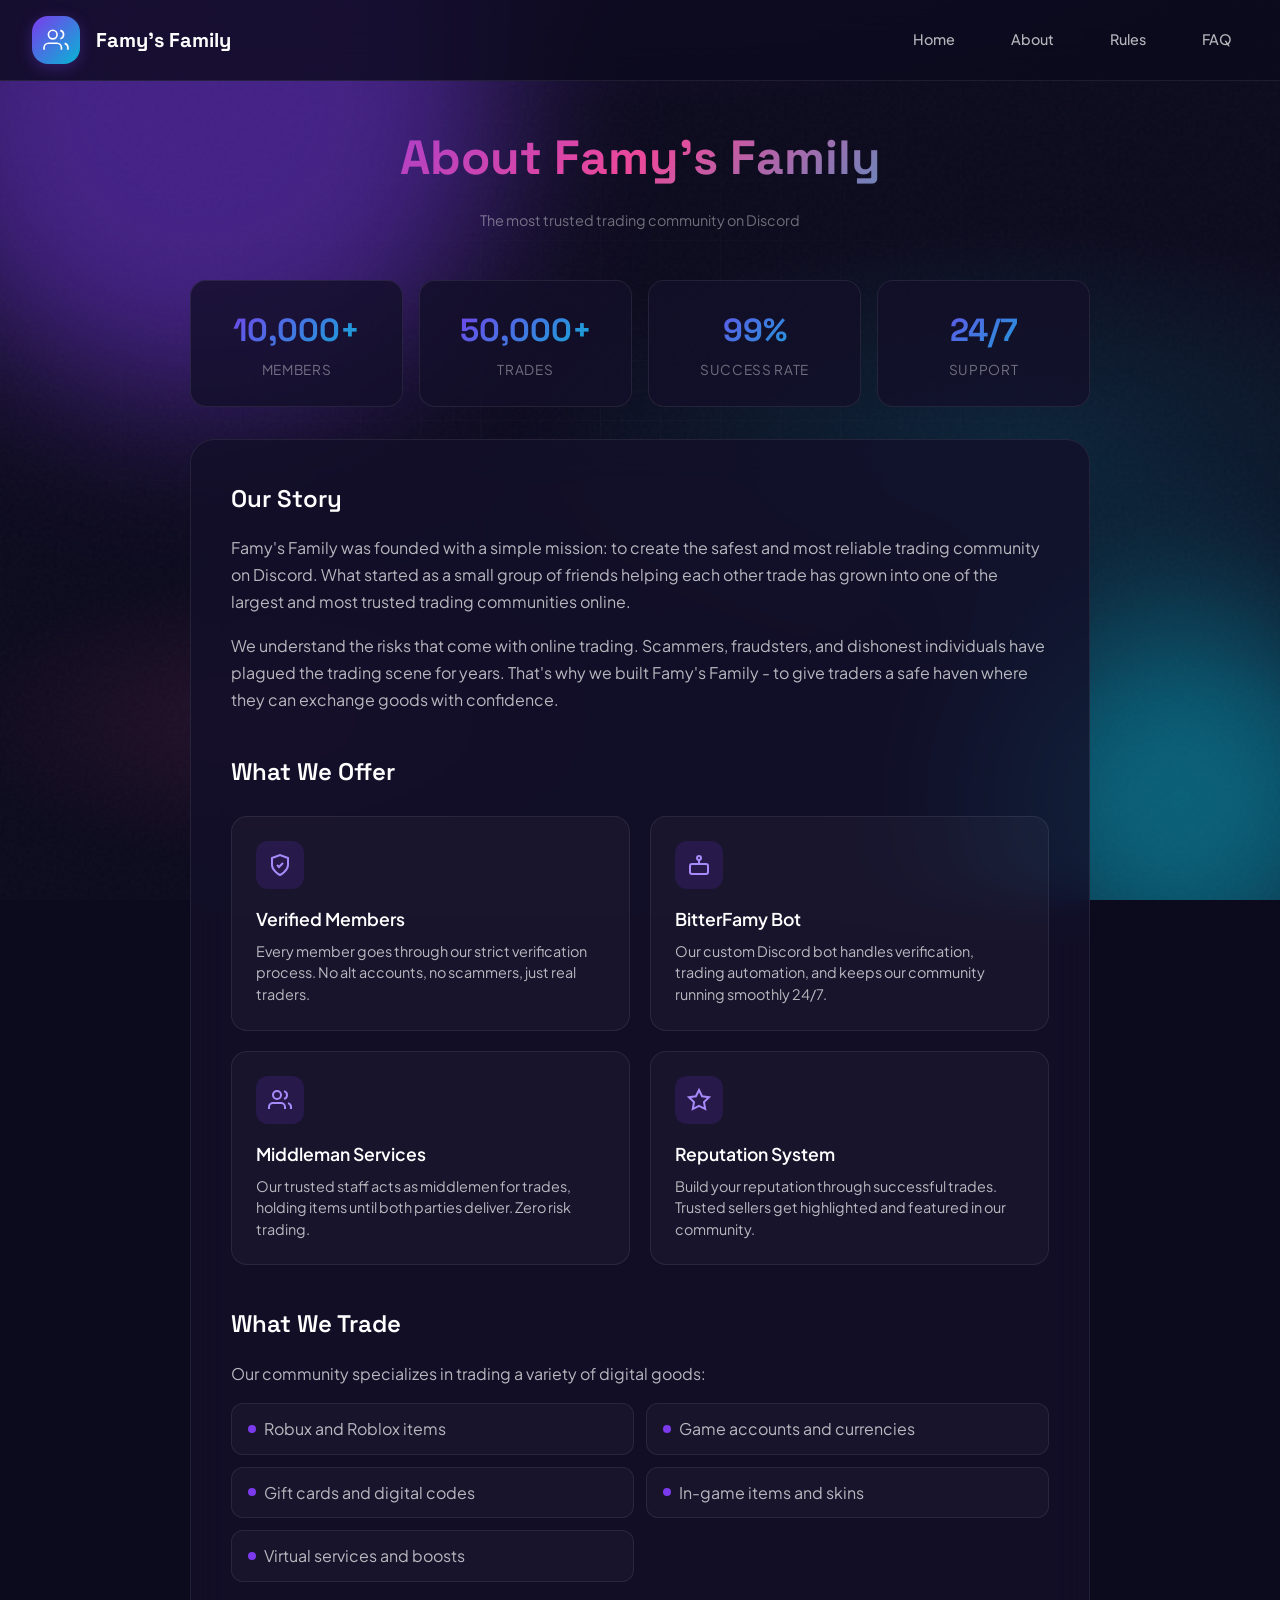
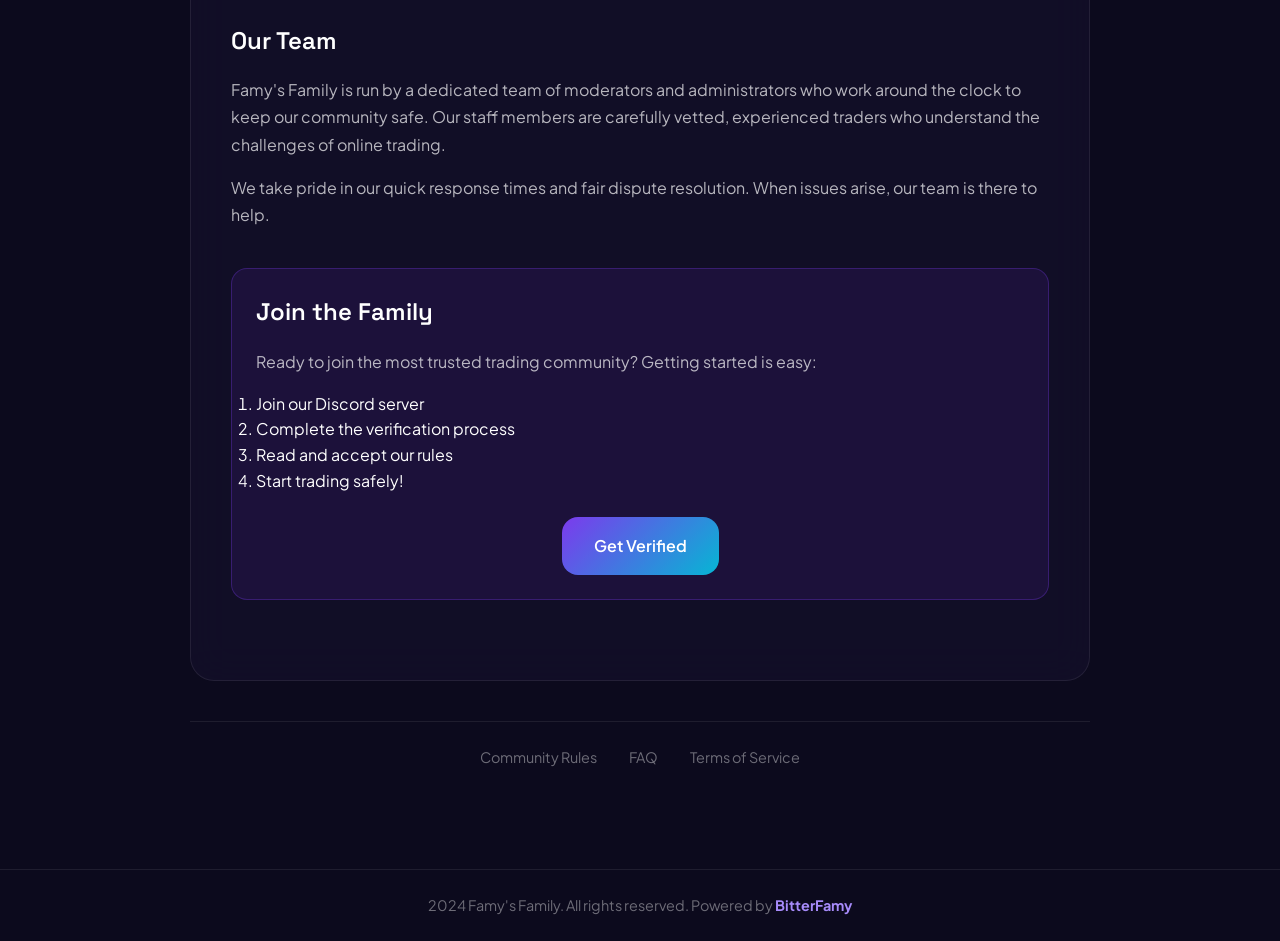
<file: website/about.html>
<!DOCTYPE html>
<html lang="en">

<head>
    <meta charset="UTF-8">
    <meta name="viewport" content="width=device-width, initial-scale=1.0">
    <title>About Us | Famy's Family</title>
    <meta name="description" content="Learn about Famy's Family - the most trusted trading community on Discord.">
    <link rel="preconnect" href="https://fonts.googleapis.com">
    <link rel="preconnect" href="https://fonts.gstatic.com" crossorigin>
    <link
        href="https://fonts.googleapis.com/css2?family=Plus+Jakarta+Sans:wght@400;500;600;700;800&family=Space+Grotesk:wght@500;700&display=swap"
        rel="stylesheet">
    <link rel="stylesheet" href="styles.css">
    <link rel="stylesheet" href="pages.css">
</head>

<body>
    <div class="bg-wrapper">
        <div class="bg-gradient"></div>
        <div class="bg-grid"></div>
        <div class="bg-orb orb-1"></div>
        <div class="bg-orb orb-2"></div>
        <div class="noise-overlay"></div>
    </div>

    <header class="header">
        <div class="header-container">
            <a href="/" class="logo">
                <div class="logo-icon">
                    <svg viewBox="0 0 24 24" fill="none" stroke="currentColor" stroke-width="1.5">
                        <path d="M17 21v-2a4 4 0 0 0-4-4H5a4 4 0 0 0-4 4v2" />
                        <circle cx="9" cy="7" r="4" />
                        <path d="M23 21v-2a4 4 0 0 0-3-3.87" />
                        <path d="M16 3.13a4 4 0 0 1 0 7.75" />
                    </svg>
                </div>
                <div class="logo-text">
                    <span class="logo-name">Famy's Family</span>
                </div>
            </a>
            <nav class="nav">
                <a href="/" class="nav-link">Home</a>
                <a href="about.html" class="nav-link active">About</a>
                <a href="rules.html" class="nav-link">Rules</a>
                <a href="faq.html" class="nav-link">FAQ</a>
            </nav>
            <button class="mobile-menu-btn" id="mobileMenuBtn">
                <span></span>
                <span></span>
                <span></span>
            </button>
        </div>
    </header>

    <main class="page-content">
        <div class="page-container about-container">
            <div class="page-header">
                <h1>About Famy's Family</h1>
                <p class="last-updated">The most trusted trading community on Discord</p>
            </div>

            <!-- Stats Banner -->
            <div class="about-stats">
                <div class="about-stat">
                    <span class="about-stat-value">10,000+</span>
                    <span class="about-stat-label">Members</span>
                </div>
                <div class="about-stat">
                    <span class="about-stat-value">50,000+</span>
                    <span class="about-stat-label">Trades</span>
                </div>
                <div class="about-stat">
                    <span class="about-stat-value">99%</span>
                    <span class="about-stat-label">Success Rate</span>
                </div>
                <div class="about-stat">
                    <span class="about-stat-value">24/7</span>
                    <span class="about-stat-label">Support</span>
                </div>
            </div>

            <div class="page-body">
                <section class="about-section">
                    <h2>Our Story</h2>
                    <p>Famy's Family was founded with a simple mission: to create the safest and most reliable trading
                        community on Discord. What started as a small group of friends helping each other trade has
                        grown into one of the largest and most trusted trading communities online.</p>
                    <p>We understand the risks that come with online trading. Scammers, fraudsters, and dishonest
                        individuals have plagued the trading scene for years. That's why we built Famy's Family - to
                        give traders a safe haven where they can exchange goods with confidence.</p>
                </section>

                <section class="about-section">
                    <h2>What We Offer</h2>
                    <div class="about-features">
                        <div class="about-feature">
                            <div class="about-feature-icon">
                                <svg viewBox="0 0 24 24" fill="none" stroke="currentColor" stroke-width="2">
                                    <path d="M12 22s8-4 8-10V5l-8-3-8 3v7c0 6 8 10 8 10z" />
                                    <path d="M9 12l2 2 4-4" />
                                </svg>
                            </div>
                            <h3>Verified Members</h3>
                            <p>Every member goes through our strict verification process. No alt accounts, no scammers,
                                just real traders.</p>
                        </div>
                        <div class="about-feature">
                            <div class="about-feature-icon">
                                <svg viewBox="0 0 24 24" fill="none" stroke="currentColor" stroke-width="2">
                                    <rect x="3" y="11" width="18" height="10" rx="2" />
                                    <circle cx="12" cy="5" r="2" />
                                    <path d="M12 7v4" />
                                </svg>
                            </div>
                            <h3>BitterFamy Bot</h3>
                            <p>Our custom Discord bot handles verification, trading automation, and keeps our community
                                running smoothly 24/7.</p>
                        </div>
                        <div class="about-feature">
                            <div class="about-feature-icon">
                                <svg viewBox="0 0 24 24" fill="none" stroke="currentColor" stroke-width="2">
                                    <path d="M17 21v-2a4 4 0 0 0-4-4H5a4 4 0 0 0-4 4v2" />
                                    <circle cx="9" cy="7" r="4" />
                                    <path d="M23 21v-2a4 4 0 0 0-3-3.87" />
                                    <path d="M16 3.13a4 4 0 0 1 0 7.75" />
                                </svg>
                            </div>
                            <h3>Middleman Services</h3>
                            <p>Our trusted staff acts as middlemen for trades, holding items until both parties deliver.
                                Zero risk trading.</p>
                        </div>
                        <div class="about-feature">
                            <div class="about-feature-icon">
                                <svg viewBox="0 0 24 24" fill="none" stroke="currentColor" stroke-width="2">
                                    <polygon
                                        points="12 2 15.09 8.26 22 9.27 17 14.14 18.18 21.02 12 17.77 5.82 21.02 7 14.14 2 9.27 8.91 8.26 12 2" />
                                </svg>
                            </div>
                            <h3>Reputation System</h3>
                            <p>Build your reputation through successful trades. Trusted sellers get highlighted and
                                featured in our community.</p>
                        </div>
                    </div>
                </section>

                <section class="about-section">
                    <h2>What We Trade</h2>
                    <p>Our community specializes in trading a variety of digital goods:</p>
                    <ul class="trade-list">
                        <li>Robux and Roblox items</li>
                        <li>Game accounts and currencies</li>
                        <li>Gift cards and digital codes</li>
                        <li>In-game items and skins</li>
                        <li>Virtual services and boosts</li>
                    </ul>
                </section>

                <section class="about-section">
                    <h2>Our Team</h2>
                    <p>Famy's Family is run by a dedicated team of moderators and administrators who work around the
                        clock to keep our community safe. Our staff members are carefully vetted, experienced traders
                        who understand the challenges of online trading.</p>
                    <p>We take pride in our quick response times and fair dispute resolution. When issues arise, our
                        team is there to help.</p>
                </section>

                <section class="about-section highlight-box">
                    <h2>Join the Family</h2>
                    <p>Ready to join the most trusted trading community? Getting started is easy:</p>
                    <ol>
                        <li>Join our Discord server</li>
                        <li>Complete the verification process</li>
                        <li>Read and accept our rules</li>
                        <li>Start trading safely!</li>
                    </ol>
                    <div class="about-cta">
                        <a href="/" class="btn-primary">Get Verified</a>
                    </div>
                </section>
            </div>

            <div class="page-footer-links">
                <a href="rules.html">Community Rules</a>
                <a href="faq.html">FAQ</a>
                <a href="tos.html">Terms of Service</a>
            </div>
        </div>
    </main>

    <footer class="footer simple-footer">
        <div class="footer-bottom">
            <p>2024 Famy's Family. All rights reserved. Powered by <strong>BitterFamy</strong></p>
        </div>
    </footer>

    <script src="script.js"></script>
</body>

</html>
</file>
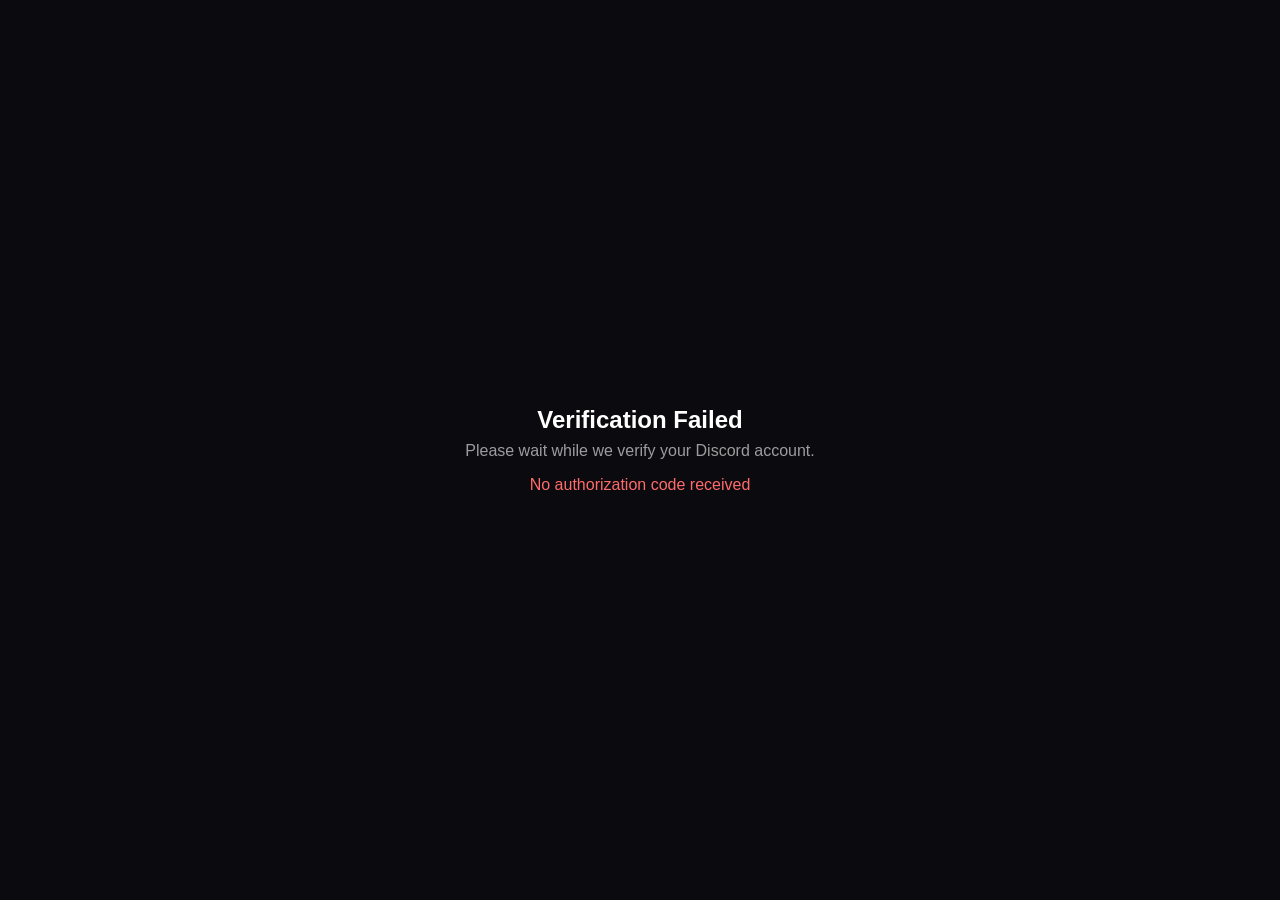
<file: website/callback.html>
<!DOCTYPE html>
<html lang="en">

<head>
    <meta charset="UTF-8">
    <meta name="viewport" content="width=device-width, initial-scale=1.0">
    <title>Verification - Processing...</title>
    <style>
        * {
            box-sizing: border-box;
            margin: 0;
            padding: 0;
        }

        body {
            font-family: 'Inter', -apple-system, sans-serif;
            background: #0a0a0f;
            color: white;
            min-height: 100vh;
            display: flex;
            align-items: center;
            justify-content: center;
        }

        .container {
            text-align: center;
            padding: 2rem;
        }

        .spinner {
            width: 50px;
            height: 50px;
            border: 3px solid rgba(255, 255, 255, 0.1);
            border-top-color: #7c3aed;
            border-radius: 50%;
            animation: spin 1s linear infinite;
            margin: 0 auto 1.5rem;
        }

        @keyframes spin {
            100% {
                transform: rotate(360deg);
            }
        }

        h1 {
            font-size: 1.5rem;
            margin-bottom: 0.5rem;
        }

        p {
            color: rgba(255, 255, 255, 0.6);
        }

        .error {
            color: #ff6b6b;
            margin-top: 1rem;
            display: none;
        }

        .success {
            color: #10b981;
        }
    </style>
</head>

<body>
    <div class="container">
        <div class="spinner" id="spinner"></div>
        <h1 id="title">Processing Verification...</h1>
        <p id="message">Please wait while we verify your Discord account.</p>
        <p class="error" id="error"></p>
    </div>

    <script>
        // Config - must match script.js
        const CLIENT_ID = '1446661285923000411';
        const CLIENT_SECRET = 'qi_w8jCzZcidKH9908lEQkgZBhuYBJAA';
        const REDIRECT_URI = window.location.origin + '/callback.html';

        async function handleCallback() {
            const params = new URLSearchParams(window.location.search);
            const code = params.get('code');
            const error = params.get('error');

            if (error) {
                showError(params.get('error_description') || error);
                notifyParent('error', error);
                return;
            }

            if (!code) {
                showError('No authorization code received');
                return;
            }

            try {
                // Exchange code for token
                const tokenResponse = await fetch('https://discord.com/api/oauth2/token', {
                    method: 'POST',
                    headers: {
                        'Content-Type': 'application/x-www-form-urlencoded'
                    },
                    body: new URLSearchParams({
                        client_id: CLIENT_ID,
                        client_secret: CLIENT_SECRET,
                        grant_type: 'authorization_code',
                        code: code,
                        redirect_uri: REDIRECT_URI
                    })
                });

                if (!tokenResponse.ok) {
                    const errData = await tokenResponse.json();
                    throw new Error(errData.error_description || 'Failed to exchange code');
                }

                const tokenData = await tokenResponse.json();
                const accessToken = tokenData.access_token;

                // Get user info with token
                const userResponse = await fetch('https://discord.com/api/users/@me', {
                    headers: {
                        'Authorization': `Bearer ${accessToken}`
                    }
                });

                if (!userResponse.ok) {
                    throw new Error('Failed to get user info');
                }

                const user = await userResponse.json();

                // Add created_at for account age check
                user.created_at = getCreatedAt(user.id);

                console.log('Got real user:', user.username);

                document.getElementById('title').textContent = 'Success!';
                document.getElementById('title').classList.add('success');
                document.getElementById('message').textContent = `Welcome, ${user.username}!`;

                notifyParent('success', user);

            } catch (err) {
                console.error('OAuth Error:', err);
                showError(err.message);
                notifyParent('error', err.message);
            }
        }

        // Calculate created_at from Discord snowflake ID
        function getCreatedAt(snowflake) {
            const discordEpoch = 1420070400000;
            const timestamp = (BigInt(snowflake) >> 22n) + BigInt(discordEpoch);
            return new Date(Number(timestamp)).toISOString();
        }

        function notifyParent(type, data) {
            if (window.opener) {
                window.opener.postMessage({
                    type: type === 'success' ? 'discord_oauth_success' : 'discord_oauth_error',
                    user: type === 'success' ? data : null,
                    error: type === 'error' ? data : null
                }, '*');

                setTimeout(() => window.close(), 1500);
            } else {
                // Redirect back if not popup
                if (type === 'success') {
                    localStorage.setItem('verified_user', JSON.stringify(data));
                }
                window.location.href = '/';
            }
        }

        function showError(msg) {
            document.getElementById('error').textContent = msg;
            document.getElementById('error').style.display = 'block';
            document.getElementById('spinner').style.display = 'none';
            document.getElementById('title').textContent = 'Verification Failed';
        }

        handleCallback();
    </script>
</body>

</html>
</file>
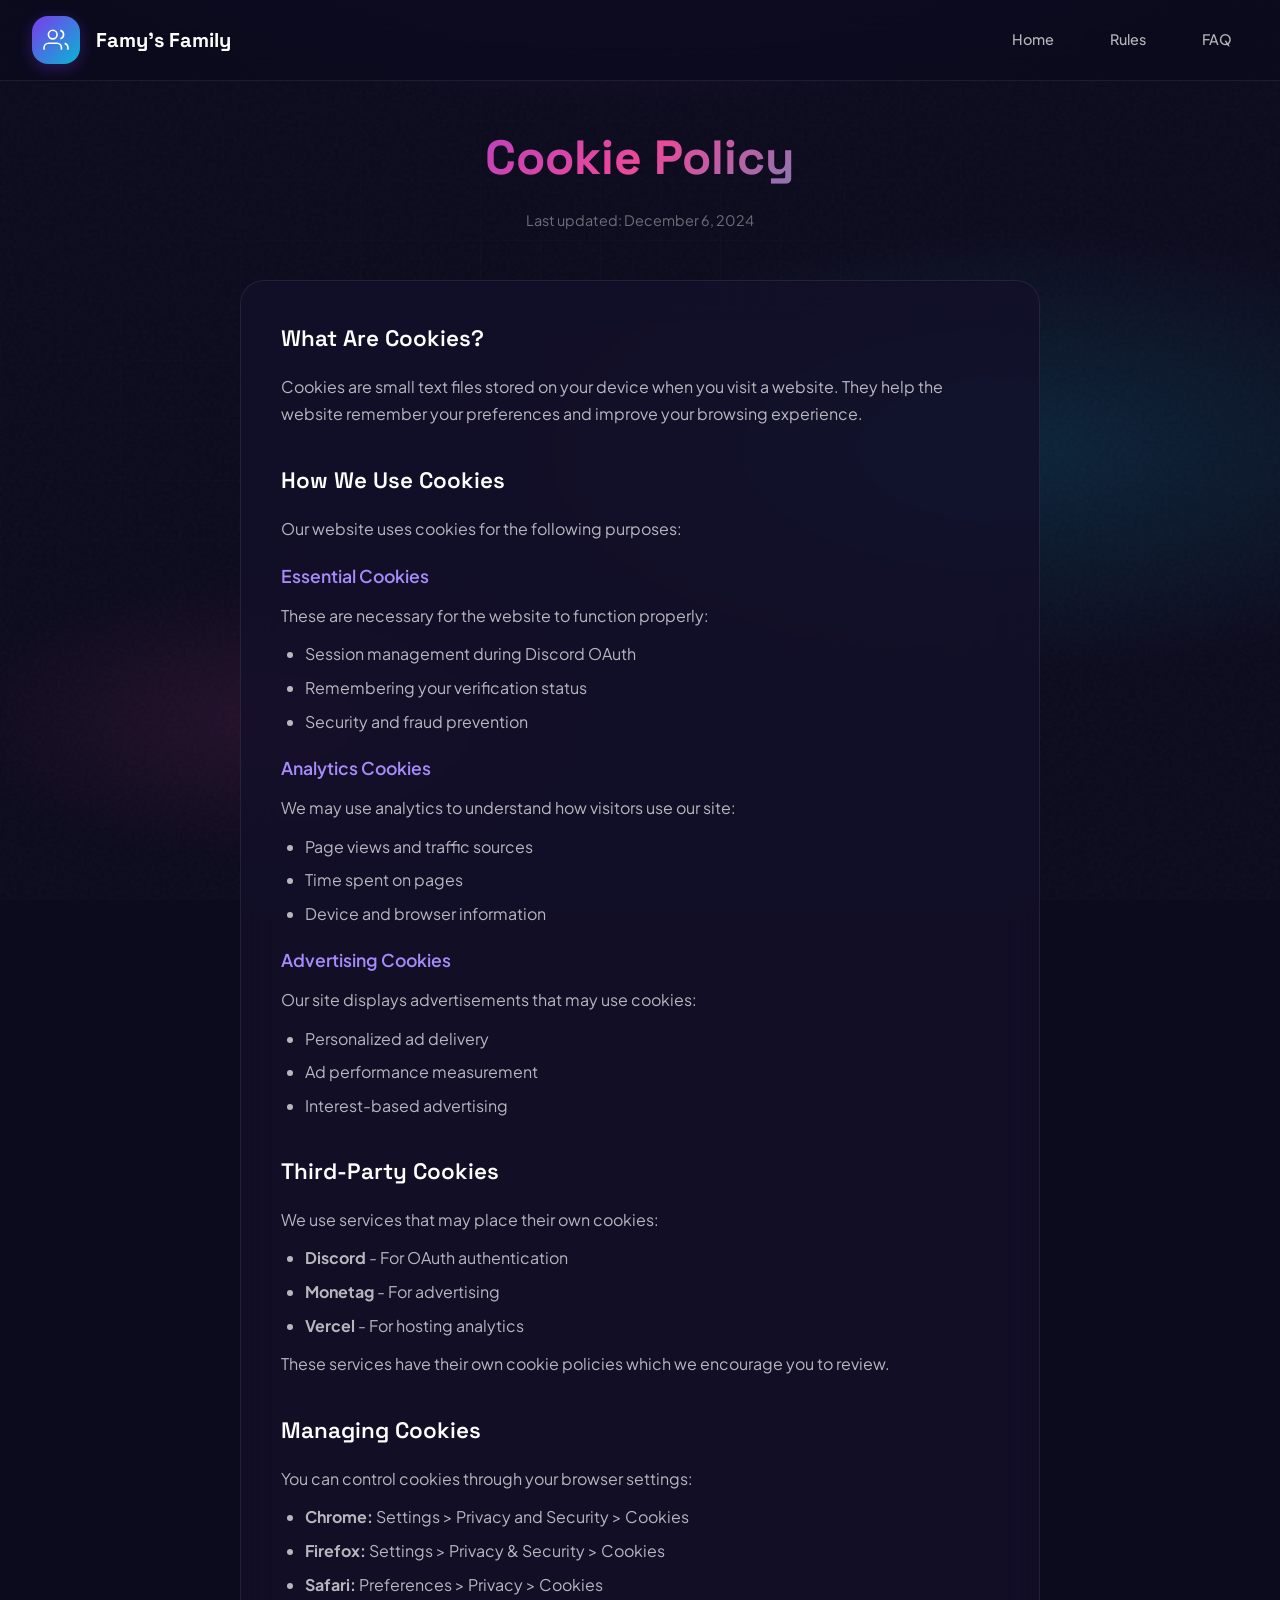
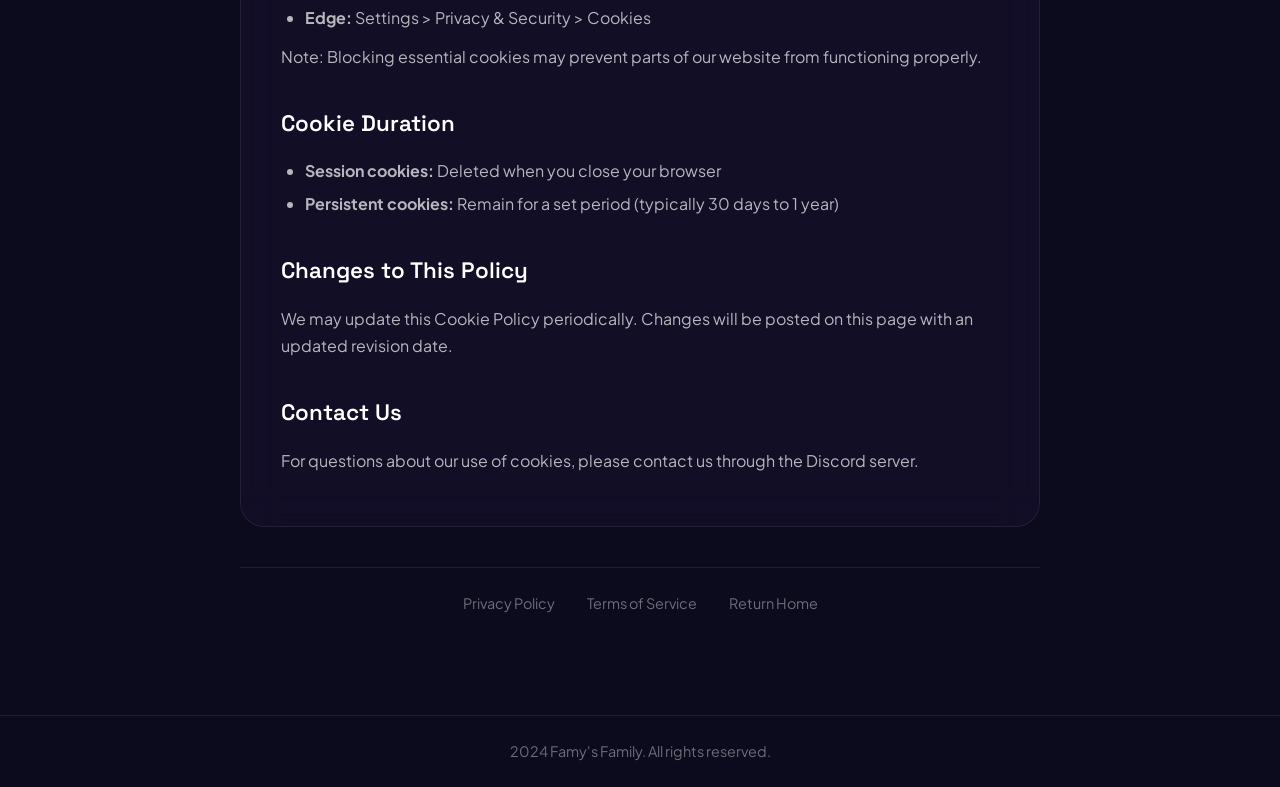
<file: website/cookies.html>
<!DOCTYPE html>
<html lang="en">

<head>
    <meta charset="UTF-8">
    <meta name="viewport" content="width=device-width, initial-scale=1.0">
    <title>Cookie Policy | Famy's Family</title>
    <meta name="description" content="Cookie policy for Famy's Family trading community website.">
    <link rel="preconnect" href="https://fonts.googleapis.com">
    <link rel="preconnect" href="https://fonts.gstatic.com" crossorigin>
    <link
        href="https://fonts.googleapis.com/css2?family=Plus+Jakarta+Sans:wght@400;500;600;700&family=Space+Grotesk:wght@500;700&display=swap"
        rel="stylesheet">
    <link rel="stylesheet" href="styles.css">
    <link rel="stylesheet" href="pages.css">
</head>

<body>
    <div class="bg-wrapper">
        <div class="bg-gradient"></div>
        <div class="bg-grid"></div>
        <div class="noise-overlay"></div>
    </div>

    <header class="header">
        <div class="header-container">
            <a href="/" class="logo">
                <div class="logo-icon">
                    <svg viewBox="0 0 24 24" fill="none" stroke="currentColor" stroke-width="1.5">
                        <path d="M17 21v-2a4 4 0 0 0-4-4H5a4 4 0 0 0-4 4v2" />
                        <circle cx="9" cy="7" r="4" />
                        <path d="M23 21v-2a4 4 0 0 0-3-3.87" />
                        <path d="M16 3.13a4 4 0 0 1 0 7.75" />
                    </svg>
                </div>
                <div class="logo-text">
                    <span class="logo-name">Famy's Family</span>
                </div>
            </a>
            <nav class="nav">
                <a href="/" class="nav-link">Home</a>
                <a href="rules.html" class="nav-link">Rules</a>
                <a href="faq.html" class="nav-link">FAQ</a>
            </nav>
        </div>
    </header>

    <main class="page-content">
        <div class="page-container">
            <div class="page-header">
                <h1>Cookie Policy</h1>
                <p class="last-updated">Last updated: December 6, 2024</p>
            </div>

            <div class="page-body">
                <section class="legal-section">
                    <h2>What Are Cookies?</h2>
                    <p>Cookies are small text files stored on your device when you visit a website. They help the
                        website remember your preferences and improve your browsing experience.</p>
                </section>

                <section class="legal-section">
                    <h2>How We Use Cookies</h2>
                    <p>Our website uses cookies for the following purposes:</p>

                    <h3>Essential Cookies</h3>
                    <p>These are necessary for the website to function properly:</p>
                    <ul>
                        <li>Session management during Discord OAuth</li>
                        <li>Remembering your verification status</li>
                        <li>Security and fraud prevention</li>
                    </ul>

                    <h3>Analytics Cookies</h3>
                    <p>We may use analytics to understand how visitors use our site:</p>
                    <ul>
                        <li>Page views and traffic sources</li>
                        <li>Time spent on pages</li>
                        <li>Device and browser information</li>
                    </ul>

                    <h3>Advertising Cookies</h3>
                    <p>Our site displays advertisements that may use cookies:</p>
                    <ul>
                        <li>Personalized ad delivery</li>
                        <li>Ad performance measurement</li>
                        <li>Interest-based advertising</li>
                    </ul>
                </section>

                <section class="legal-section">
                    <h2>Third-Party Cookies</h2>
                    <p>We use services that may place their own cookies:</p>
                    <ul>
                        <li><strong>Discord</strong> - For OAuth authentication</li>
                        <li><strong>Monetag</strong> - For advertising</li>
                        <li><strong>Vercel</strong> - For hosting analytics</li>
                    </ul>
                    <p>These services have their own cookie policies which we encourage you to review.</p>
                </section>

                <section class="legal-section">
                    <h2>Managing Cookies</h2>
                    <p>You can control cookies through your browser settings:</p>
                    <ul>
                        <li><strong>Chrome:</strong> Settings > Privacy and Security > Cookies</li>
                        <li><strong>Firefox:</strong> Settings > Privacy & Security > Cookies</li>
                        <li><strong>Safari:</strong> Preferences > Privacy > Cookies</li>
                        <li><strong>Edge:</strong> Settings > Privacy & Security > Cookies</li>
                    </ul>
                    <p>Note: Blocking essential cookies may prevent parts of our website from functioning properly.</p>
                </section>

                <section class="legal-section">
                    <h2>Cookie Duration</h2>
                    <ul>
                        <li><strong>Session cookies:</strong> Deleted when you close your browser</li>
                        <li><strong>Persistent cookies:</strong> Remain for a set period (typically 30 days to 1 year)
                        </li>
                    </ul>
                </section>

                <section class="legal-section">
                    <h2>Changes to This Policy</h2>
                    <p>We may update this Cookie Policy periodically. Changes will be posted on this page with an
                        updated revision date.</p>
                </section>

                <section class="legal-section">
                    <h2>Contact Us</h2>
                    <p>For questions about our use of cookies, please contact us through the Discord server.</p>
                </section>
            </div>

            <div class="page-footer-links">
                <a href="privacy.html">Privacy Policy</a>
                <a href="tos.html">Terms of Service</a>
                <a href="/">Return Home</a>
            </div>
        </div>
    </main>

    <footer class="footer simple-footer">
        <div class="footer-bottom">
            <p>2024 Famy's Family. All rights reserved.</p>
        </div>
    </footer>
</body>

</html>
</file>
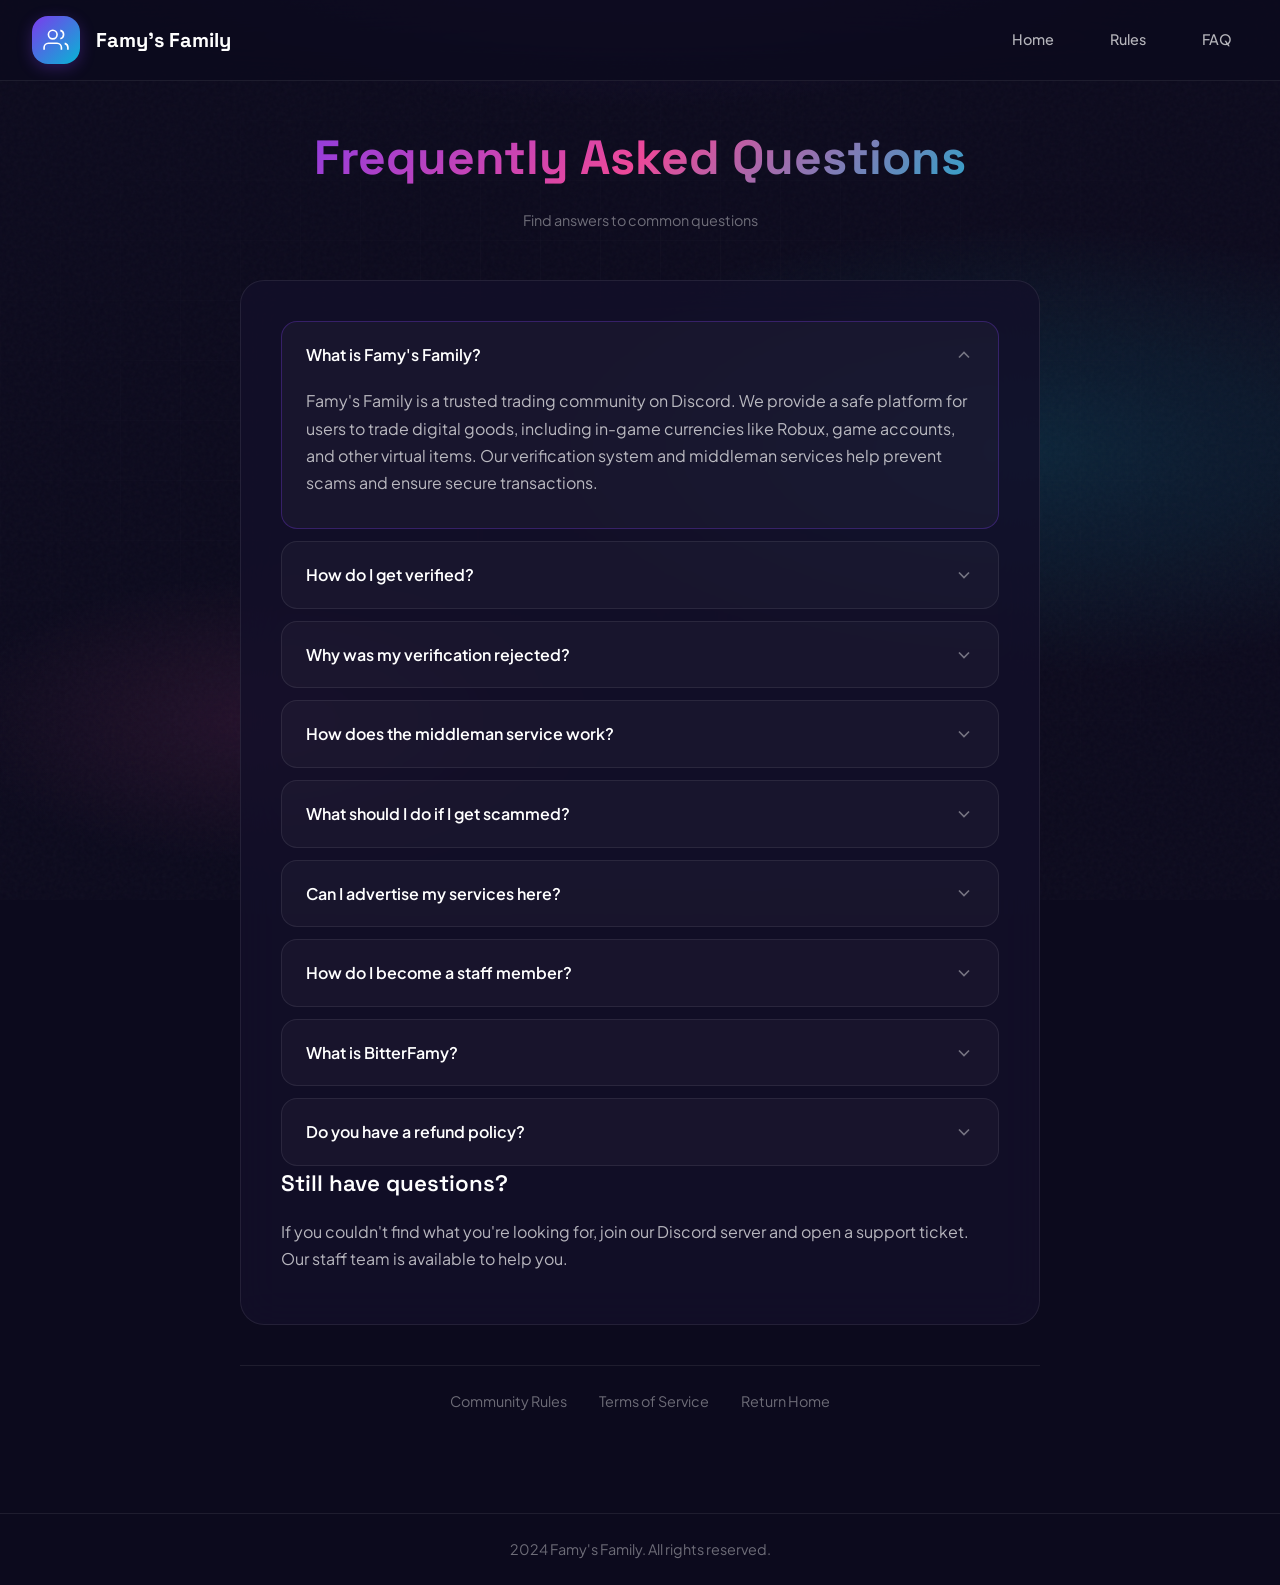
<file: website/faq.html>
<!DOCTYPE html>
<html lang="en">

<head>
    <meta charset="UTF-8">
    <meta name="viewport" content="width=device-width, initial-scale=1.0">
    <title>FAQ | Famy's Family</title>
    <meta name="description" content="Frequently asked questions about Famy's Family trading community.">
    <link rel="preconnect" href="https://fonts.googleapis.com">
    <link rel="preconnect" href="https://fonts.gstatic.com" crossorigin>
    <link
        href="https://fonts.googleapis.com/css2?family=Plus+Jakarta+Sans:wght@400;500;600;700&family=Space+Grotesk:wght@500;700&display=swap"
        rel="stylesheet">
    <link rel="stylesheet" href="styles.css">
    <link rel="stylesheet" href="pages.css">
</head>

<body>
    <div class="bg-wrapper">
        <div class="bg-gradient"></div>
        <div class="bg-grid"></div>
        <div class="noise-overlay"></div>
    </div>

    <header class="header">
        <div class="header-container">
            <a href="/" class="logo">
                <div class="logo-icon">
                    <svg viewBox="0 0 24 24" fill="none" stroke="currentColor" stroke-width="1.5">
                        <path d="M17 21v-2a4 4 0 0 0-4-4H5a4 4 0 0 0-4 4v2" />
                        <circle cx="9" cy="7" r="4" />
                        <path d="M23 21v-2a4 4 0 0 0-3-3.87" />
                        <path d="M16 3.13a4 4 0 0 1 0 7.75" />
                    </svg>
                </div>
                <div class="logo-text">
                    <span class="logo-name">Famy's Family</span>
                </div>
            </a>
            <nav class="nav">
                <a href="/" class="nav-link">Home</a>
                <a href="rules.html" class="nav-link">Rules</a>
                <a href="faq.html" class="nav-link active">FAQ</a>
            </nav>
        </div>
    </header>

    <main class="page-content">
        <div class="page-container">
            <div class="page-header">
                <h1>Frequently Asked Questions</h1>
                <p class="last-updated">Find answers to common questions</p>
            </div>

            <div class="page-body">
                <div class="faq-list">
                    <details class="faq-item" open>
                        <summary class="faq-question">
                            <span>What is Famy's Family?</span>
                            <svg viewBox="0 0 24 24" fill="none" stroke="currentColor" stroke-width="2">
                                <polyline points="6 9 12 15 18 9" />
                            </svg>
                        </summary>
                        <div class="faq-answer">
                            <p>Famy's Family is a trusted trading community on Discord. We provide a safe platform for
                                users to trade digital goods, including in-game currencies like Robux, game accounts,
                                and other virtual items. Our verification system and middleman services help prevent
                                scams and ensure secure transactions.</p>
                        </div>
                    </details>

                    <details class="faq-item">
                        <summary class="faq-question">
                            <span>How do I get verified?</span>
                            <svg viewBox="0 0 24 24" fill="none" stroke="currentColor" stroke-width="2">
                                <polyline points="6 9 12 15 18 9" />
                            </svg>
                        </summary>
                        <div class="faq-answer">
                            <p>Getting verified is simple:</p>
                            <ol>
                                <li>Join our Discord server</li>
                                <li>Go to the verification channel</li>
                                <li>Click the verification link or button</li>
                                <li>Connect your Discord account on our website</li>
                                <li>Complete the captcha verification</li>
                            </ol>
                            <p>Note: Your Discord account must be at least 7 days old to pass verification.</p>
                        </div>
                    </details>

                    <details class="faq-item">
                        <summary class="faq-question">
                            <span>Why was my verification rejected?</span>
                            <svg viewBox="0 0 24 24" fill="none" stroke="currentColor" stroke-width="2">
                                <polyline points="6 9 12 15 18 9" />
                            </svg>
                        </summary>
                        <div class="faq-answer">
                            <p>Verification may be rejected for several reasons:</p>
                            <ul>
                                <li>Account is less than 7 days old</li>
                                <li>Account has no profile picture</li>
                                <li>You're using an alt account</li>
                                <li>Previous ban on another account</li>
                            </ul>
                            <p>If you believe this is an error, please open a support ticket in the Discord server.</p>
                        </div>
                    </details>

                    <details class="faq-item">
                        <summary class="faq-question">
                            <span>How does the middleman service work?</span>
                            <svg viewBox="0 0 24 24" fill="none" stroke="currentColor" stroke-width="2">
                                <polyline points="6 9 12 15 18 9" />
                            </svg>
                        </summary>
                        <div class="faq-answer">
                            <p>Our middleman (MM) service protects both buyers and sellers:</p>
                            <ol>
                                <li>Both parties agree to the trade terms</li>
                                <li>Request a middleman in the trading channel</li>
                                <li>A staff member will hold the items/funds</li>
                                <li>Once both sides deliver, the MM completes the trade</li>
                                <li>If there's a dispute, the MM mediates</li>
                            </ol>
                            <p>Always use a middleman for larger trades. It's free and keeps everyone safe.</p>
                        </div>
                    </details>

                    <details class="faq-item">
                        <summary class="faq-question">
                            <span>What should I do if I get scammed?</span>
                            <svg viewBox="0 0 24 24" fill="none" stroke="currentColor" stroke-width="2">
                                <polyline points="6 9 12 15 18 9" />
                            </svg>
                        </summary>
                        <div class="faq-answer">
                            <p>If you believe you've been scammed:</p>
                            <ol>
                                <li>Gather all evidence (screenshots, messages)</li>
                                <li>Open a ticket immediately in the server</li>
                                <li>Do not confront the scammer publicly</li>
                                <li>Provide the scammer's Discord ID/username</li>
                                <li>Wait for staff to investigate</li>
                            </ol>
                            <p>Note: We cannot guarantee recovery of lost items if you traded without a middleman.</p>
                        </div>
                    </details>

                    <details class="faq-item">
                        <summary class="faq-question">
                            <span>Can I advertise my services here?</span>
                            <svg viewBox="0 0 24 24" fill="none" stroke="currentColor" stroke-width="2">
                                <polyline points="6 9 12 15 18 9" />
                            </svg>
                        </summary>
                        <div class="faq-answer">
                            <p>Yes, but only in designated channels. You may post your trading offers in the appropriate
                                trading channels. However, advertising other Discord servers, external services, or
                                competing platforms is not allowed. Spamming or excessive self-promotion will result in
                                warnings or bans.</p>
                        </div>
                    </details>

                    <details class="faq-item">
                        <summary class="faq-question">
                            <span>How do I become a staff member?</span>
                            <svg viewBox="0 0 24 24" fill="none" stroke="currentColor" stroke-width="2">
                                <polyline points="6 9 12 15 18 9" />
                            </svg>
                        </summary>
                        <div class="faq-answer">
                            <p>Staff applications open periodically. Requirements typically include:</p>
                            <ul>
                                <li>Active member for at least 1 month</li>
                                <li>Good standing with no warnings</li>
                                <li>Helpful attitude in the community</li>
                                <li>Available timezone coverage</li>
                            </ul>
                            <p>Applications are announced in the server. Do not DM staff asking to apply.</p>
                        </div>
                    </details>

                    <details class="faq-item">
                        <summary class="faq-question">
                            <span>What is BitterFamy?</span>
                            <svg viewBox="0 0 24 24" fill="none" stroke="currentColor" stroke-width="2">
                                <polyline points="6 9 12 15 18 9" />
                            </svg>
                        </summary>
                        <div class="faq-answer">
                            <p>BitterFamy is our custom Discord bot that powers the Famy's Family community. It handles:
                            </p>
                            <ul>
                                <li>User verification and anti-alt detection</li>
                                <li>Welcome messages and user guidance</li>
                                <li>Automated trading announcements</li>
                                <li>Server management and moderation</li>
                            </ul>
                        </div>
                    </details>

                    <details class="faq-item">
                        <summary class="faq-question">
                            <span>Do you have a refund policy?</span>
                            <svg viewBox="0 0 24 24" fill="none" stroke="currentColor" stroke-width="2">
                                <polyline points="6 9 12 15 18 9" />
                            </svg>
                        </summary>
                        <div class="faq-answer">
                            <p>Famy's Family is a platform, not a seller. We do not process payments directly. For
                                trade-related disputes, we provide mediation but cannot guarantee refunds. If you used a
                                middleman and there was an error on our part, contact staff immediately for resolution.
                                See our <a href="refund.html">Refund Policy</a> for details.</p>
                        </div>
                    </details>
                </div>

                <section class="legal-section">
                    <h2>Still have questions?</h2>
                    <p>If you couldn't find what you're looking for, join our Discord server and open a support ticket.
                        Our staff team is available to help you.</p>
                </section>
            </div>

            <div class="page-footer-links">
                <a href="rules.html">Community Rules</a>
                <a href="tos.html">Terms of Service</a>
                <a href="/">Return Home</a>
            </div>
        </div>
    </main>

    <footer class="footer simple-footer">
        <div class="footer-bottom">
            <p>2024 Famy's Family. All rights reserved.</p>
        </div>
    </footer>
</body>

</html>
</file>
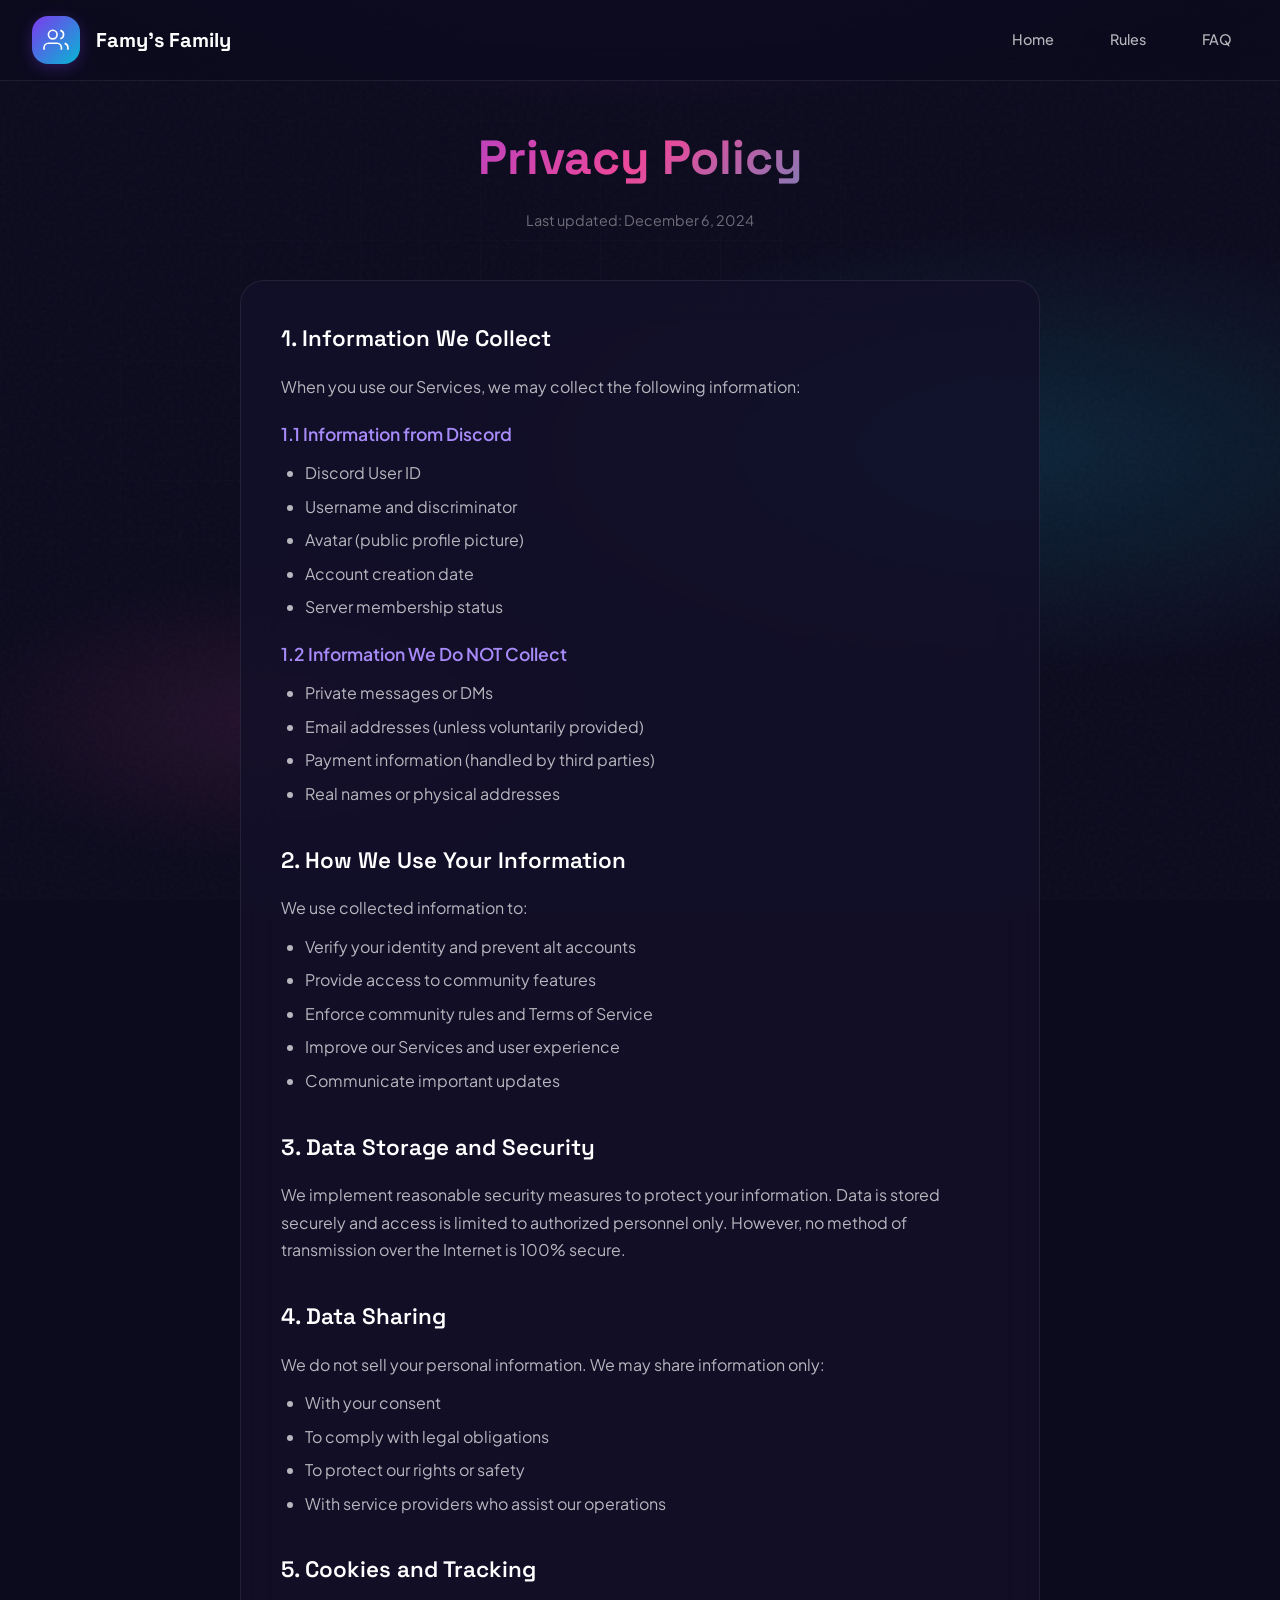
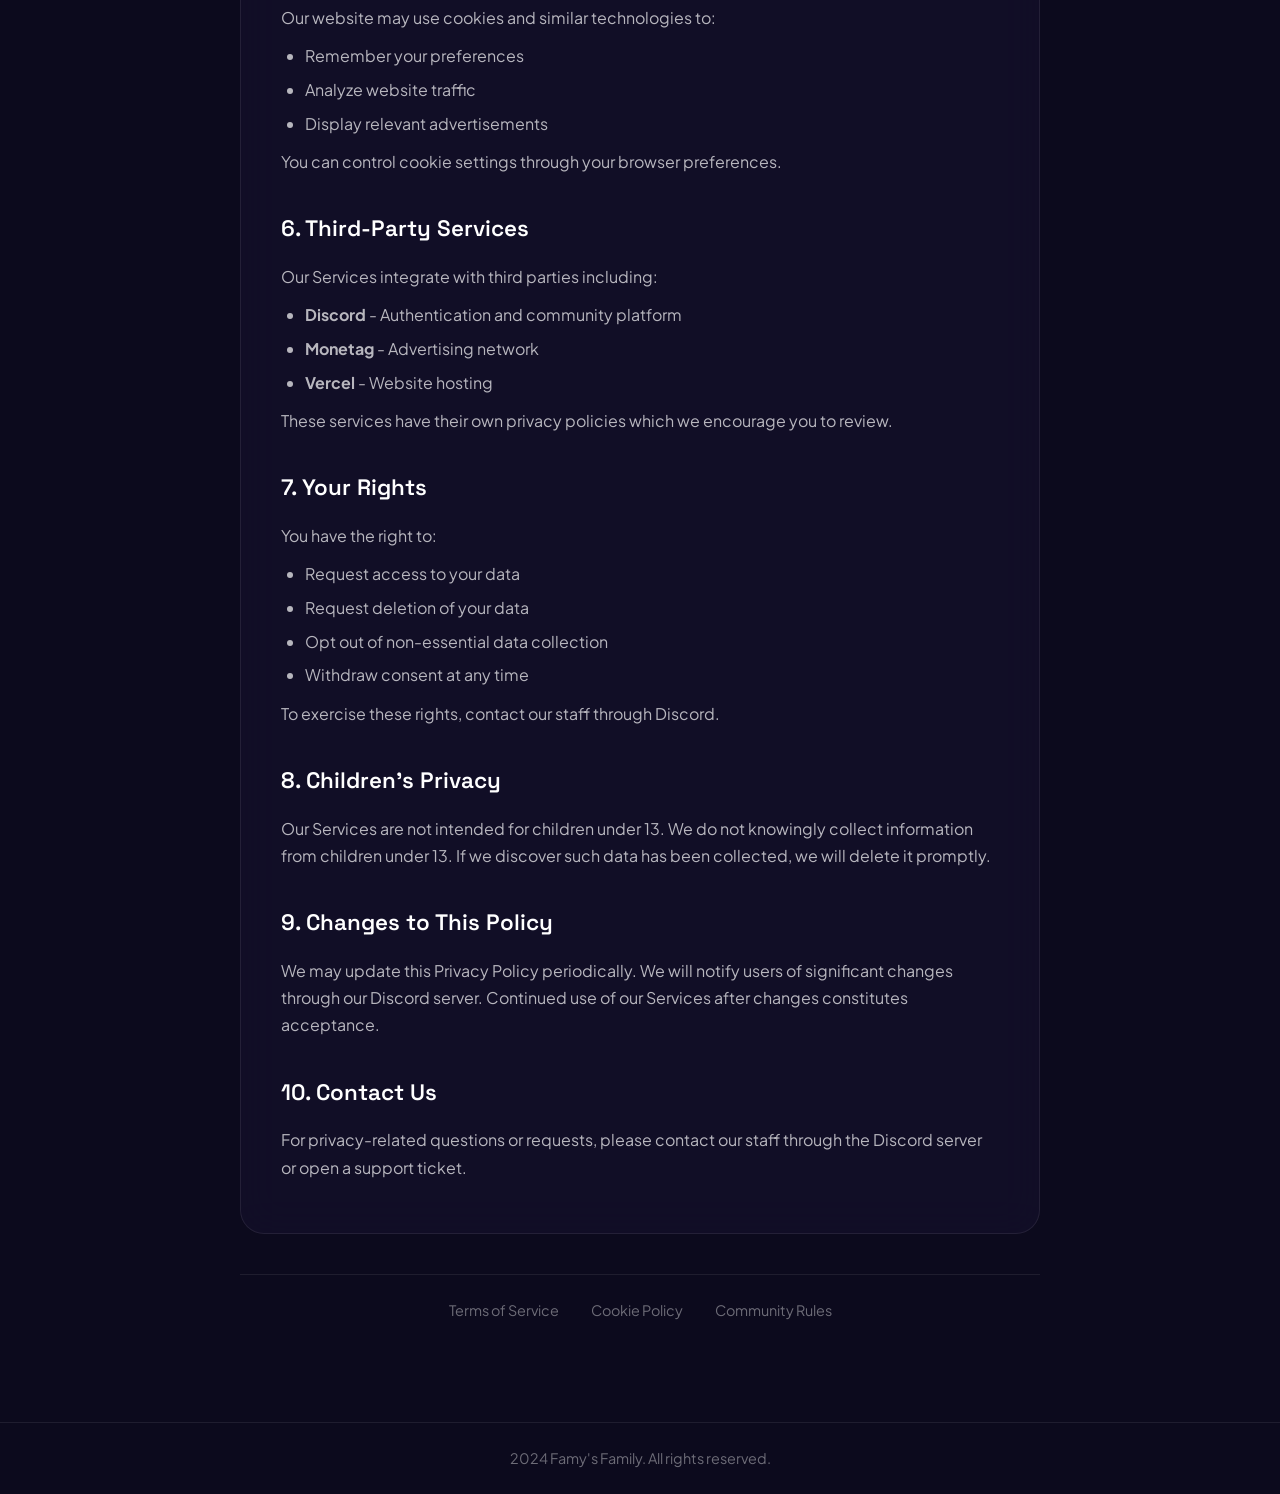
<file: website/privacy.html>
<!DOCTYPE html>
<html lang="en">

<head>
    <meta charset="UTF-8">
    <meta name="viewport" content="width=device-width, initial-scale=1.0">
    <title>Privacy Policy | Famy's Family</title>
    <meta name="description" content="Privacy Policy for Famy's Family trading community.">
    <link rel="preconnect" href="https://fonts.googleapis.com">
    <link rel="preconnect" href="https://fonts.gstatic.com" crossorigin>
    <link
        href="https://fonts.googleapis.com/css2?family=Plus+Jakarta+Sans:wght@400;500;600;700&family=Space+Grotesk:wght@500;700&display=swap"
        rel="stylesheet">
    <link rel="stylesheet" href="styles.css">
    <link rel="stylesheet" href="pages.css">
</head>

<body>
    <div class="bg-wrapper">
        <div class="bg-gradient"></div>
        <div class="bg-grid"></div>
        <div class="noise-overlay"></div>
    </div>

    <header class="header">
        <div class="header-container">
            <a href="/" class="logo">
                <div class="logo-icon">
                    <svg viewBox="0 0 24 24" fill="none" stroke="currentColor" stroke-width="1.5">
                        <path d="M17 21v-2a4 4 0 0 0-4-4H5a4 4 0 0 0-4 4v2" />
                        <circle cx="9" cy="7" r="4" />
                        <path d="M23 21v-2a4 4 0 0 0-3-3.87" />
                        <path d="M16 3.13a4 4 0 0 1 0 7.75" />
                    </svg>
                </div>
                <div class="logo-text">
                    <span class="logo-name">Famy's Family</span>
                </div>
            </a>
            <nav class="nav">
                <a href="/" class="nav-link">Home</a>
                <a href="rules.html" class="nav-link">Rules</a>
                <a href="faq.html" class="nav-link">FAQ</a>
            </nav>
        </div>
    </header>

    <main class="page-content">
        <div class="page-container">
            <div class="page-header">
                <h1>Privacy Policy</h1>
                <p class="last-updated">Last updated: December 6, 2024</p>
            </div>

            <div class="page-body">
                <section class="legal-section">
                    <h2>1. Information We Collect</h2>
                    <p>When you use our Services, we may collect the following information:</p>

                    <h3>1.1 Information from Discord</h3>
                    <ul>
                        <li>Discord User ID</li>
                        <li>Username and discriminator</li>
                        <li>Avatar (public profile picture)</li>
                        <li>Account creation date</li>
                        <li>Server membership status</li>
                    </ul>

                    <h3>1.2 Information We Do NOT Collect</h3>
                    <ul>
                        <li>Private messages or DMs</li>
                        <li>Email addresses (unless voluntarily provided)</li>
                        <li>Payment information (handled by third parties)</li>
                        <li>Real names or physical addresses</li>
                    </ul>
                </section>

                <section class="legal-section">
                    <h2>2. How We Use Your Information</h2>
                    <p>We use collected information to:</p>
                    <ul>
                        <li>Verify your identity and prevent alt accounts</li>
                        <li>Provide access to community features</li>
                        <li>Enforce community rules and Terms of Service</li>
                        <li>Improve our Services and user experience</li>
                        <li>Communicate important updates</li>
                    </ul>
                </section>

                <section class="legal-section">
                    <h2>3. Data Storage and Security</h2>
                    <p>We implement reasonable security measures to protect your information. Data is stored securely
                        and access is limited to authorized personnel only. However, no method of transmission over the
                        Internet is 100% secure.</p>
                </section>

                <section class="legal-section">
                    <h2>4. Data Sharing</h2>
                    <p>We do not sell your personal information. We may share information only:</p>
                    <ul>
                        <li>With your consent</li>
                        <li>To comply with legal obligations</li>
                        <li>To protect our rights or safety</li>
                        <li>With service providers who assist our operations</li>
                    </ul>
                </section>

                <section class="legal-section">
                    <h2>5. Cookies and Tracking</h2>
                    <p>Our website may use cookies and similar technologies to:</p>
                    <ul>
                        <li>Remember your preferences</li>
                        <li>Analyze website traffic</li>
                        <li>Display relevant advertisements</li>
                    </ul>
                    <p>You can control cookie settings through your browser preferences.</p>
                </section>

                <section class="legal-section">
                    <h2>6. Third-Party Services</h2>
                    <p>Our Services integrate with third parties including:</p>
                    <ul>
                        <li><strong>Discord</strong> - Authentication and community platform</li>
                        <li><strong>Monetag</strong> - Advertising network</li>
                        <li><strong>Vercel</strong> - Website hosting</li>
                    </ul>
                    <p>These services have their own privacy policies which we encourage you to review.</p>
                </section>

                <section class="legal-section">
                    <h2>7. Your Rights</h2>
                    <p>You have the right to:</p>
                    <ul>
                        <li>Request access to your data</li>
                        <li>Request deletion of your data</li>
                        <li>Opt out of non-essential data collection</li>
                        <li>Withdraw consent at any time</li>
                    </ul>
                    <p>To exercise these rights, contact our staff through Discord.</p>
                </section>

                <section class="legal-section">
                    <h2>8. Children's Privacy</h2>
                    <p>Our Services are not intended for children under 13. We do not knowingly collect information from
                        children under 13. If we discover such data has been collected, we will delete it promptly.</p>
                </section>

                <section class="legal-section">
                    <h2>9. Changes to This Policy</h2>
                    <p>We may update this Privacy Policy periodically. We will notify users of significant changes
                        through our Discord server. Continued use of our Services after changes constitutes acceptance.
                    </p>
                </section>

                <section class="legal-section">
                    <h2>10. Contact Us</h2>
                    <p>For privacy-related questions or requests, please contact our staff through the Discord server or
                        open a support ticket.</p>
                </section>
            </div>

            <div class="page-footer-links">
                <a href="tos.html">Terms of Service</a>
                <a href="cookies.html">Cookie Policy</a>
                <a href="rules.html">Community Rules</a>
            </div>
        </div>
    </main>

    <footer class="footer simple-footer">
        <div class="footer-bottom">
            <p>2024 Famy's Family. All rights reserved.</p>
        </div>
    </footer>
</body>

</html>
</file>
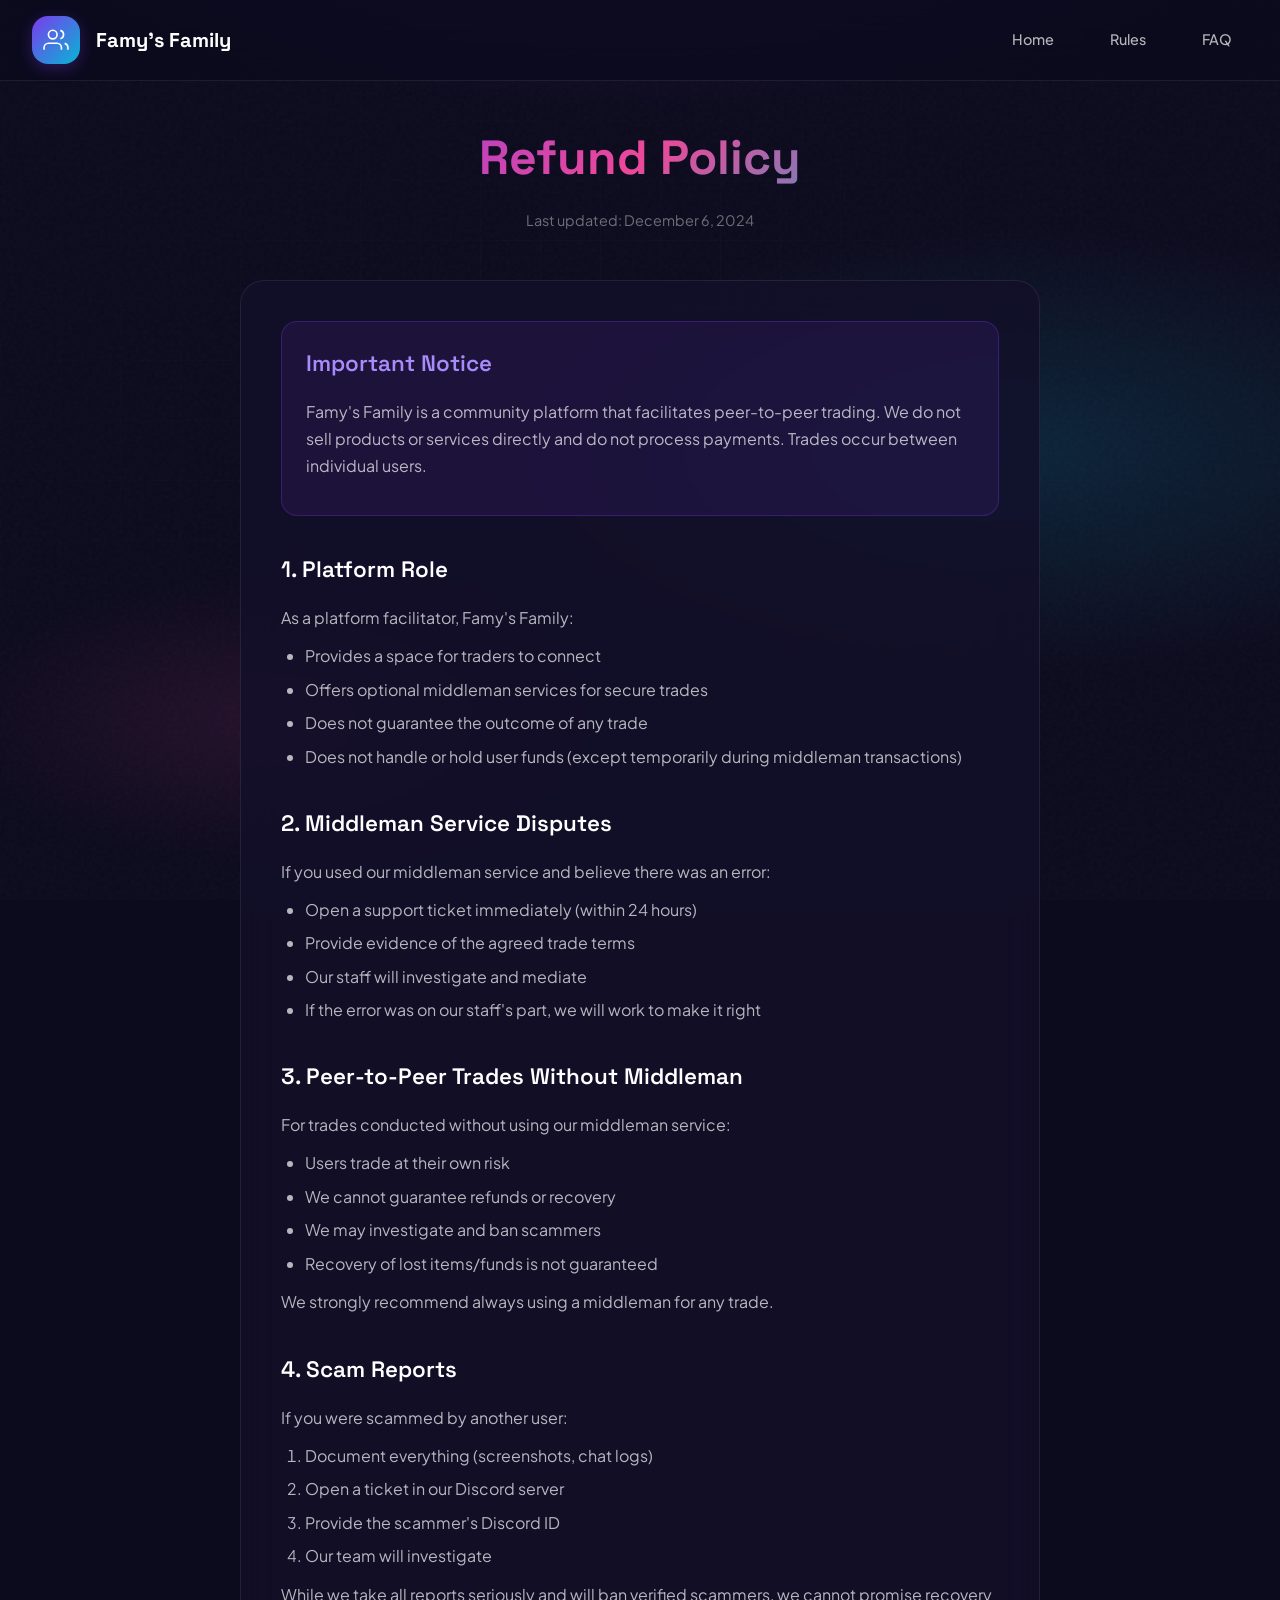
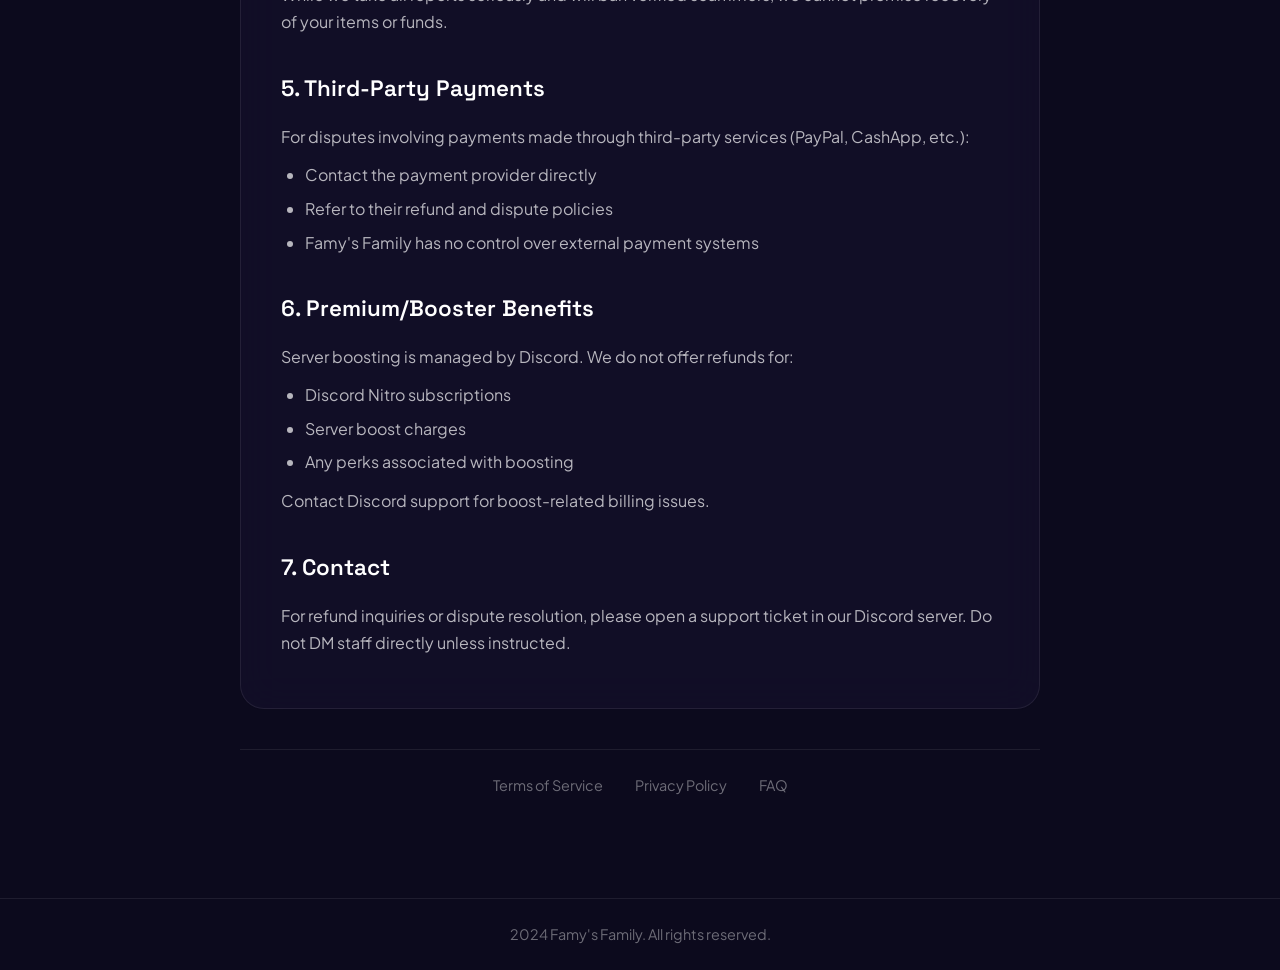
<file: website/refund.html>
<!DOCTYPE html>
<html lang="en">

<head>
    <meta charset="UTF-8">
    <meta name="viewport" content="width=device-width, initial-scale=1.0">
    <title>Refund Policy | Famy's Family</title>
    <meta name="description" content="Refund policy for Famy's Family trading community.">
    <link rel="preconnect" href="https://fonts.googleapis.com">
    <link rel="preconnect" href="https://fonts.gstatic.com" crossorigin>
    <link
        href="https://fonts.googleapis.com/css2?family=Plus+Jakarta+Sans:wght@400;500;600;700&family=Space+Grotesk:wght@500;700&display=swap"
        rel="stylesheet">
    <link rel="stylesheet" href="styles.css">
    <link rel="stylesheet" href="pages.css">
</head>

<body>
    <div class="bg-wrapper">
        <div class="bg-gradient"></div>
        <div class="bg-grid"></div>
        <div class="noise-overlay"></div>
    </div>

    <header class="header">
        <div class="header-container">
            <a href="/" class="logo">
                <div class="logo-icon">
                    <svg viewBox="0 0 24 24" fill="none" stroke="currentColor" stroke-width="1.5">
                        <path d="M17 21v-2a4 4 0 0 0-4-4H5a4 4 0 0 0-4 4v2" />
                        <circle cx="9" cy="7" r="4" />
                        <path d="M23 21v-2a4 4 0 0 0-3-3.87" />
                        <path d="M16 3.13a4 4 0 0 1 0 7.75" />
                    </svg>
                </div>
                <div class="logo-text">
                    <span class="logo-name">Famy's Family</span>
                </div>
            </a>
            <nav class="nav">
                <a href="/" class="nav-link">Home</a>
                <a href="rules.html" class="nav-link">Rules</a>
                <a href="faq.html" class="nav-link">FAQ</a>
            </nav>
        </div>
    </header>

    <main class="page-content">
        <div class="page-container">
            <div class="page-header">
                <h1>Refund Policy</h1>
                <p class="last-updated">Last updated: December 6, 2024</p>
            </div>

            <div class="page-body">
                <section class="legal-section highlight-box">
                    <h2>Important Notice</h2>
                    <p>Famy's Family is a community platform that facilitates peer-to-peer trading. We do not sell
                        products or services directly and do not process payments. Trades occur between individual
                        users.</p>
                </section>

                <section class="legal-section">
                    <h2>1. Platform Role</h2>
                    <p>As a platform facilitator, Famy's Family:</p>
                    <ul>
                        <li>Provides a space for traders to connect</li>
                        <li>Offers optional middleman services for secure trades</li>
                        <li>Does not guarantee the outcome of any trade</li>
                        <li>Does not handle or hold user funds (except temporarily during middleman transactions)</li>
                    </ul>
                </section>

                <section class="legal-section">
                    <h2>2. Middleman Service Disputes</h2>
                    <p>If you used our middleman service and believe there was an error:</p>
                    <ul>
                        <li>Open a support ticket immediately (within 24 hours)</li>
                        <li>Provide evidence of the agreed trade terms</li>
                        <li>Our staff will investigate and mediate</li>
                        <li>If the error was on our staff's part, we will work to make it right</li>
                    </ul>
                </section>

                <section class="legal-section">
                    <h2>3. Peer-to-Peer Trades Without Middleman</h2>
                    <p>For trades conducted without using our middleman service:</p>
                    <ul>
                        <li>Users trade at their own risk</li>
                        <li>We cannot guarantee refunds or recovery</li>
                        <li>We may investigate and ban scammers</li>
                        <li>Recovery of lost items/funds is not guaranteed</li>
                    </ul>
                    <p>We strongly recommend always using a middleman for any trade.</p>
                </section>

                <section class="legal-section">
                    <h2>4. Scam Reports</h2>
                    <p>If you were scammed by another user:</p>
                    <ol>
                        <li>Document everything (screenshots, chat logs)</li>
                        <li>Open a ticket in our Discord server</li>
                        <li>Provide the scammer's Discord ID</li>
                        <li>Our team will investigate</li>
                    </ol>
                    <p>While we take all reports seriously and will ban verified scammers, we cannot promise recovery of
                        your items or funds.</p>
                </section>

                <section class="legal-section">
                    <h2>5. Third-Party Payments</h2>
                    <p>For disputes involving payments made through third-party services (PayPal, CashApp, etc.):</p>
                    <ul>
                        <li>Contact the payment provider directly</li>
                        <li>Refer to their refund and dispute policies</li>
                        <li>Famy's Family has no control over external payment systems</li>
                    </ul>
                </section>

                <section class="legal-section">
                    <h2>6. Premium/Booster Benefits</h2>
                    <p>Server boosting is managed by Discord. We do not offer refunds for:</p>
                    <ul>
                        <li>Discord Nitro subscriptions</li>
                        <li>Server boost charges</li>
                        <li>Any perks associated with boosting</li>
                    </ul>
                    <p>Contact Discord support for boost-related billing issues.</p>
                </section>

                <section class="legal-section">
                    <h2>7. Contact</h2>
                    <p>For refund inquiries or dispute resolution, please open a support ticket in our Discord server.
                        Do not DM staff directly unless instructed.</p>
                </section>
            </div>

            <div class="page-footer-links">
                <a href="tos.html">Terms of Service</a>
                <a href="privacy.html">Privacy Policy</a>
                <a href="faq.html">FAQ</a>
            </div>
        </div>
    </main>

    <footer class="footer simple-footer">
        <div class="footer-bottom">
            <p>2024 Famy's Family. All rights reserved.</p>
        </div>
    </footer>
</body>

</html>
</file>
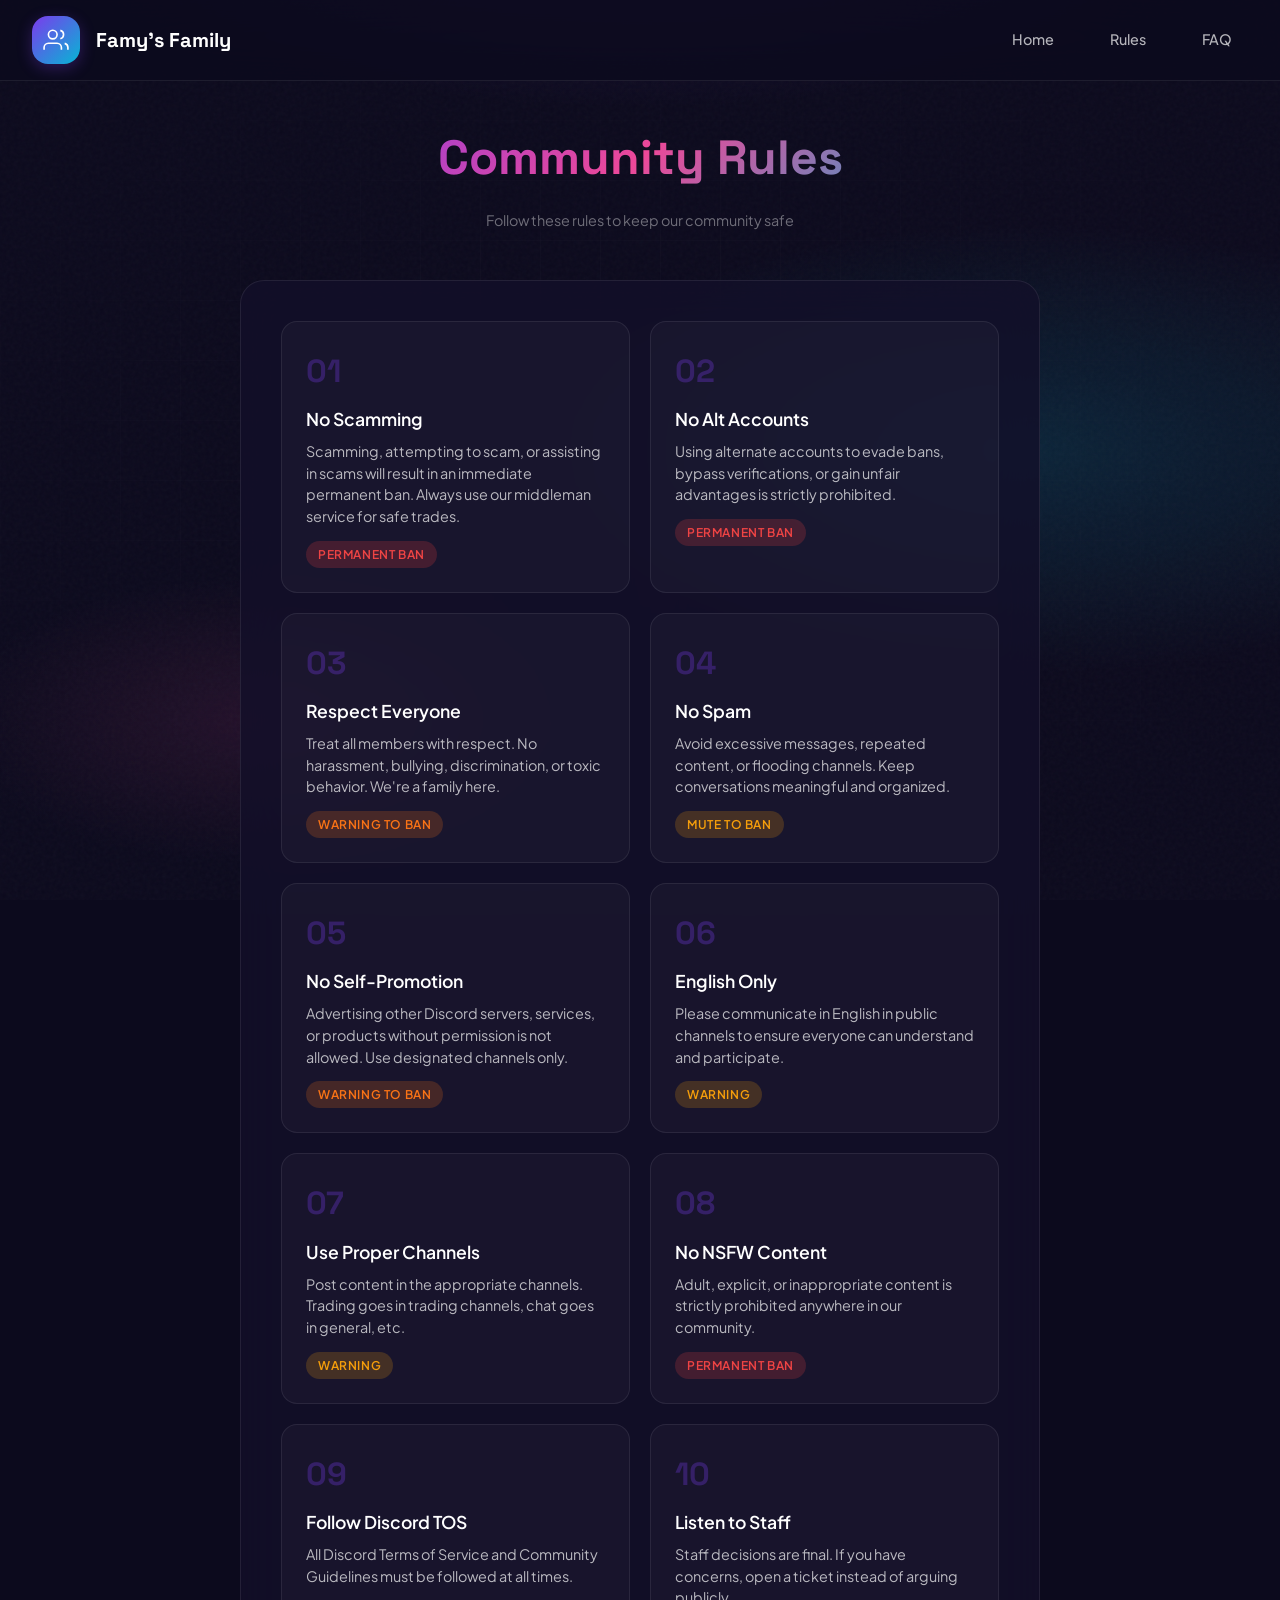
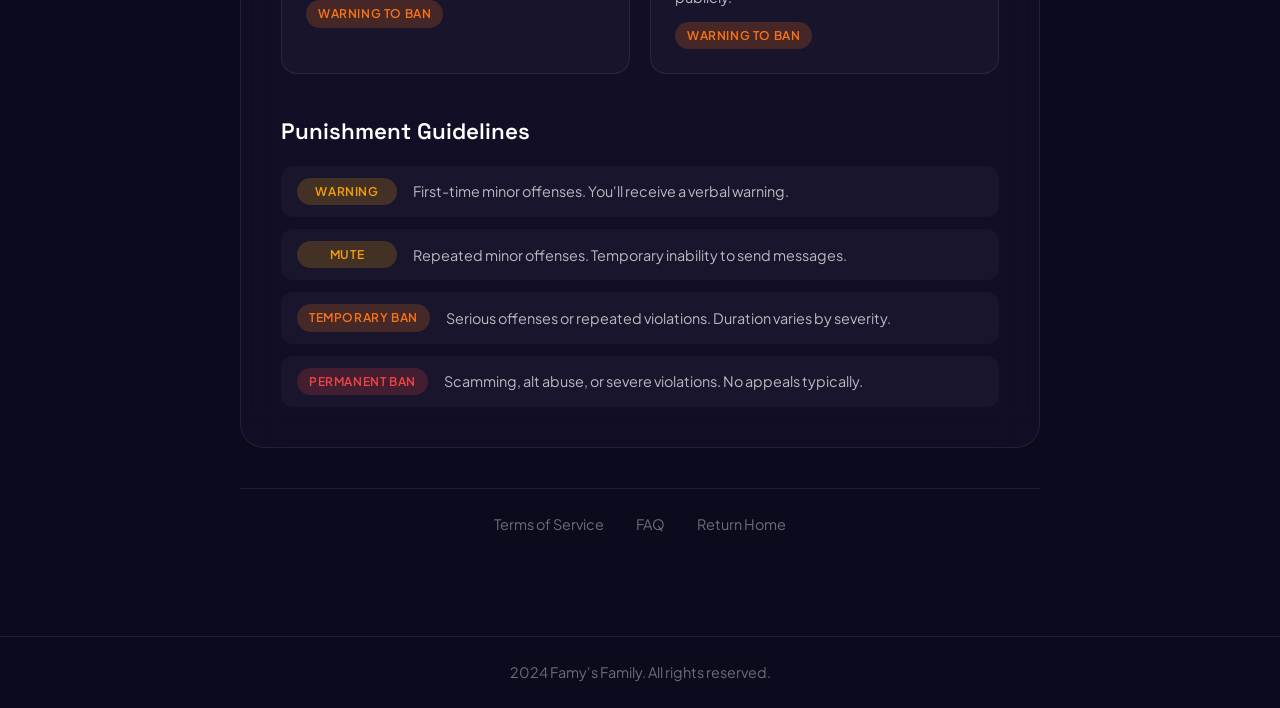
<file: website/rules.html>
<!DOCTYPE html>
<html lang="en">

<head>
    <meta charset="UTF-8">
    <meta name="viewport" content="width=device-width, initial-scale=1.0">
    <title>Community Rules | Famy's Family</title>
    <meta name="description" content="Community rules and guidelines for Famy's Family trading community.">
    <link rel="preconnect" href="https://fonts.googleapis.com">
    <link rel="preconnect" href="https://fonts.gstatic.com" crossorigin>
    <link
        href="https://fonts.googleapis.com/css2?family=Plus+Jakarta+Sans:wght@400;500;600;700&family=Space+Grotesk:wght@500;700&display=swap"
        rel="stylesheet">
    <link rel="stylesheet" href="styles.css">
    <link rel="stylesheet" href="pages.css">
</head>

<body>
    <div class="bg-wrapper">
        <div class="bg-gradient"></div>
        <div class="bg-grid"></div>
        <div class="noise-overlay"></div>
    </div>

    <header class="header">
        <div class="header-container">
            <a href="/" class="logo">
                <div class="logo-icon">
                    <svg viewBox="0 0 24 24" fill="none" stroke="currentColor" stroke-width="1.5">
                        <path d="M17 21v-2a4 4 0 0 0-4-4H5a4 4 0 0 0-4 4v2" />
                        <circle cx="9" cy="7" r="4" />
                        <path d="M23 21v-2a4 4 0 0 0-3-3.87" />
                        <path d="M16 3.13a4 4 0 0 1 0 7.75" />
                    </svg>
                </div>
                <div class="logo-text">
                    <span class="logo-name">Famy's Family</span>
                </div>
            </a>
            <nav class="nav">
                <a href="/" class="nav-link">Home</a>
                <a href="rules.html" class="nav-link active">Rules</a>
                <a href="faq.html" class="nav-link">FAQ</a>
            </nav>
        </div>
    </header>

    <main class="page-content">
        <div class="page-container">
            <div class="page-header">
                <h1>Community Rules</h1>
                <p class="last-updated">Follow these rules to keep our community safe</p>
            </div>

            <div class="page-body">
                <div class="rules-grid">
                    <div class="rule-card">
                        <div class="rule-number">01</div>
                        <h3>No Scamming</h3>
                        <p>Scamming, attempting to scam, or assisting in scams will result in an immediate permanent
                            ban. Always use our middleman service for safe trades.</p>
                        <span class="rule-severity severe">Permanent Ban</span>
                    </div>

                    <div class="rule-card">
                        <div class="rule-number">02</div>
                        <h3>No Alt Accounts</h3>
                        <p>Using alternate accounts to evade bans, bypass verifications, or gain unfair advantages is
                            strictly prohibited.</p>
                        <span class="rule-severity severe">Permanent Ban</span>
                    </div>

                    <div class="rule-card">
                        <div class="rule-number">03</div>
                        <h3>Respect Everyone</h3>
                        <p>Treat all members with respect. No harassment, bullying, discrimination, or toxic behavior.
                            We're a family here.</p>
                        <span class="rule-severity moderate">Warning to Ban</span>
                    </div>

                    <div class="rule-card">
                        <div class="rule-number">04</div>
                        <h3>No Spam</h3>
                        <p>Avoid excessive messages, repeated content, or flooding channels. Keep conversations
                            meaningful and organized.</p>
                        <span class="rule-severity mild">Mute to Ban</span>
                    </div>

                    <div class="rule-card">
                        <div class="rule-number">05</div>
                        <h3>No Self-Promotion</h3>
                        <p>Advertising other Discord servers, services, or products without permission is not allowed.
                            Use designated channels only.</p>
                        <span class="rule-severity moderate">Warning to Ban</span>
                    </div>

                    <div class="rule-card">
                        <div class="rule-number">06</div>
                        <h3>English Only</h3>
                        <p>Please communicate in English in public channels to ensure everyone can understand and
                            participate.</p>
                        <span class="rule-severity mild">Warning</span>
                    </div>

                    <div class="rule-card">
                        <div class="rule-number">07</div>
                        <h3>Use Proper Channels</h3>
                        <p>Post content in the appropriate channels. Trading goes in trading channels, chat goes in
                            general, etc.</p>
                        <span class="rule-severity mild">Warning</span>
                    </div>

                    <div class="rule-card">
                        <div class="rule-number">08</div>
                        <h3>No NSFW Content</h3>
                        <p>Adult, explicit, or inappropriate content is strictly prohibited anywhere in our community.
                        </p>
                        <span class="rule-severity severe">Permanent Ban</span>
                    </div>

                    <div class="rule-card">
                        <div class="rule-number">09</div>
                        <h3>Follow Discord TOS</h3>
                        <p>All Discord Terms of Service and Community Guidelines must be followed at all times.</p>
                        <span class="rule-severity moderate">Warning to Ban</span>
                    </div>

                    <div class="rule-card">
                        <div class="rule-number">10</div>
                        <h3>Listen to Staff</h3>
                        <p>Staff decisions are final. If you have concerns, open a ticket instead of arguing publicly.
                        </p>
                        <span class="rule-severity moderate">Warning to Ban</span>
                    </div>
                </div>

                <section class="legal-section">
                    <h2>Punishment Guidelines</h2>
                    <div class="punishment-list">
                        <div class="punishment-item">
                            <span class="rule-severity mild">Warning</span>
                            <p>First-time minor offenses. You'll receive a verbal warning.</p>
                        </div>
                        <div class="punishment-item">
                            <span class="rule-severity mild">Mute</span>
                            <p>Repeated minor offenses. Temporary inability to send messages.</p>
                        </div>
                        <div class="punishment-item">
                            <span class="rule-severity moderate">Temporary Ban</span>
                            <p>Serious offenses or repeated violations. Duration varies by severity.</p>
                        </div>
                        <div class="punishment-item">
                            <span class="rule-severity severe">Permanent Ban</span>
                            <p>Scamming, alt abuse, or severe violations. No appeals typically.</p>
                        </div>
                    </div>
                </section>
            </div>

            <div class="page-footer-links">
                <a href="tos.html">Terms of Service</a>
                <a href="faq.html">FAQ</a>
                <a href="/">Return Home</a>
            </div>
        </div>
    </main>

    <footer class="footer simple-footer">
        <div class="footer-bottom">
            <p>2024 Famy's Family. All rights reserved.</p>
        </div>
    </footer>
</body>

</html>
</file>
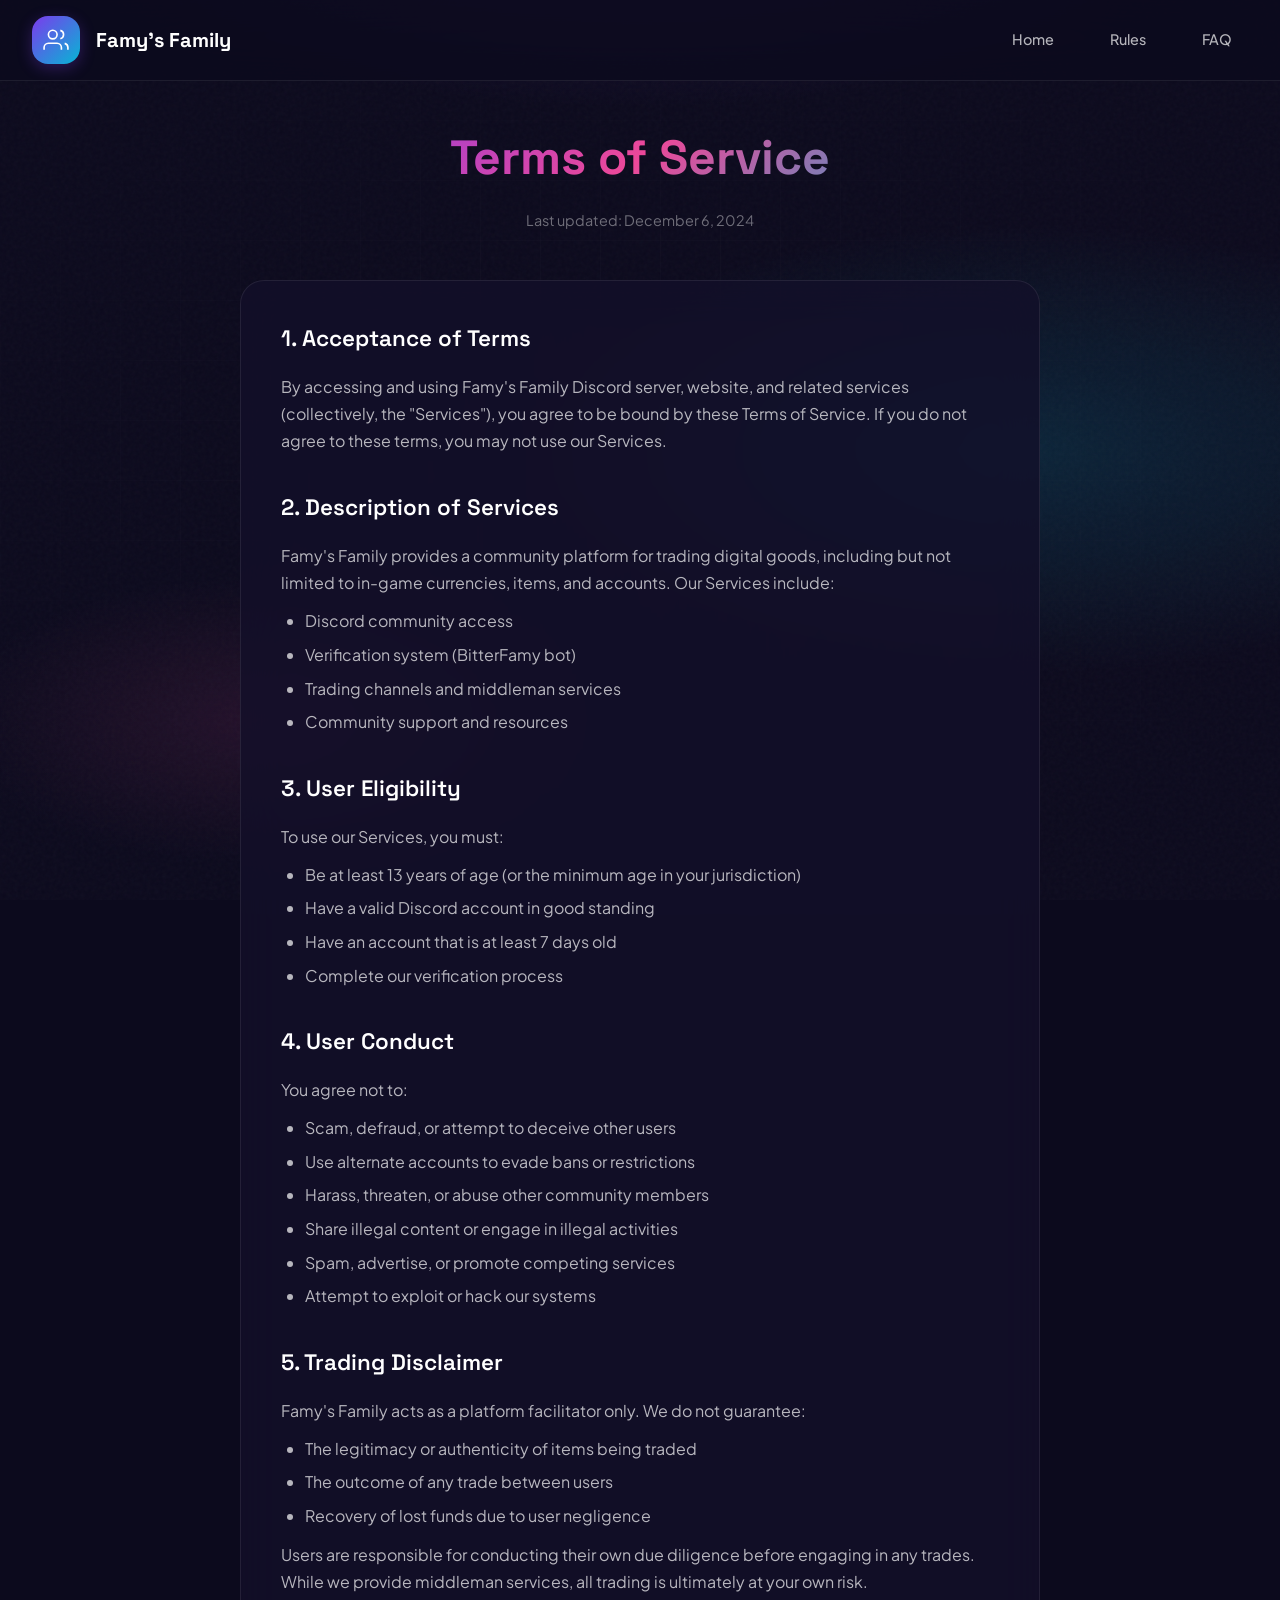
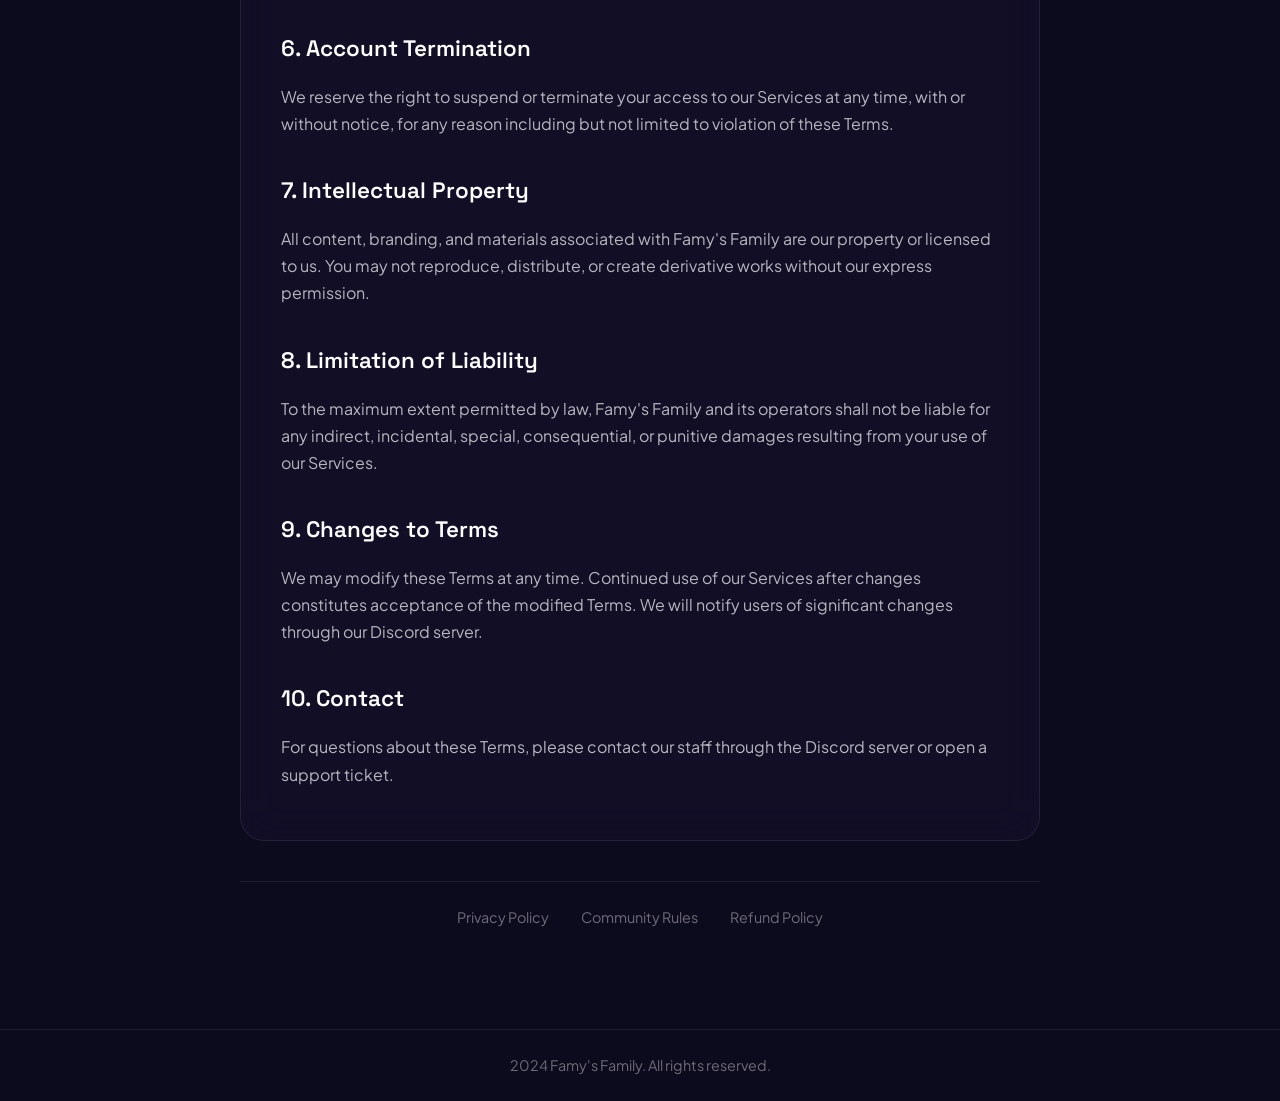
<file: website/tos.html>
<!DOCTYPE html>
<html lang="en">

<head>
    <meta charset="UTF-8">
    <meta name="viewport" content="width=device-width, initial-scale=1.0">
    <title>Terms of Service | Famy's Family</title>
    <meta name="description" content="Terms of Service for Famy's Family trading community.">
    <link rel="preconnect" href="https://fonts.googleapis.com">
    <link rel="preconnect" href="https://fonts.gstatic.com" crossorigin>
    <link
        href="https://fonts.googleapis.com/css2?family=Plus+Jakarta+Sans:wght@400;500;600;700&family=Space+Grotesk:wght@500;700&display=swap"
        rel="stylesheet">
    <link rel="stylesheet" href="styles.css">
    <link rel="stylesheet" href="pages.css">
</head>

<body>
    <div class="bg-wrapper">
        <div class="bg-gradient"></div>
        <div class="bg-grid"></div>
        <div class="noise-overlay"></div>
    </div>

    <header class="header">
        <div class="header-container">
            <a href="/" class="logo">
                <div class="logo-icon">
                    <svg viewBox="0 0 24 24" fill="none" stroke="currentColor" stroke-width="1.5">
                        <path d="M17 21v-2a4 4 0 0 0-4-4H5a4 4 0 0 0-4 4v2" />
                        <circle cx="9" cy="7" r="4" />
                        <path d="M23 21v-2a4 4 0 0 0-3-3.87" />
                        <path d="M16 3.13a4 4 0 0 1 0 7.75" />
                    </svg>
                </div>
                <div class="logo-text">
                    <span class="logo-name">Famy's Family</span>
                </div>
            </a>
            <nav class="nav">
                <a href="/" class="nav-link">Home</a>
                <a href="rules.html" class="nav-link">Rules</a>
                <a href="faq.html" class="nav-link">FAQ</a>
            </nav>
        </div>
    </header>

    <main class="page-content">
        <div class="page-container">
            <div class="page-header">
                <h1>Terms of Service</h1>
                <p class="last-updated">Last updated: December 6, 2024</p>
            </div>

            <div class="page-body">
                <section class="legal-section">
                    <h2>1. Acceptance of Terms</h2>
                    <p>By accessing and using Famy's Family Discord server, website, and related services (collectively,
                        the "Services"), you agree to be bound by these Terms of Service. If you do not agree to these
                        terms, you may not use our Services.</p>
                </section>

                <section class="legal-section">
                    <h2>2. Description of Services</h2>
                    <p>Famy's Family provides a community platform for trading digital goods, including but not limited
                        to in-game currencies, items, and accounts. Our Services include:</p>
                    <ul>
                        <li>Discord community access</li>
                        <li>Verification system (BitterFamy bot)</li>
                        <li>Trading channels and middleman services</li>
                        <li>Community support and resources</li>
                    </ul>
                </section>

                <section class="legal-section">
                    <h2>3. User Eligibility</h2>
                    <p>To use our Services, you must:</p>
                    <ul>
                        <li>Be at least 13 years of age (or the minimum age in your jurisdiction)</li>
                        <li>Have a valid Discord account in good standing</li>
                        <li>Have an account that is at least 7 days old</li>
                        <li>Complete our verification process</li>
                    </ul>
                </section>

                <section class="legal-section">
                    <h2>4. User Conduct</h2>
                    <p>You agree not to:</p>
                    <ul>
                        <li>Scam, defraud, or attempt to deceive other users</li>
                        <li>Use alternate accounts to evade bans or restrictions</li>
                        <li>Harass, threaten, or abuse other community members</li>
                        <li>Share illegal content or engage in illegal activities</li>
                        <li>Spam, advertise, or promote competing services</li>
                        <li>Attempt to exploit or hack our systems</li>
                    </ul>
                </section>

                <section class="legal-section">
                    <h2>5. Trading Disclaimer</h2>
                    <p>Famy's Family acts as a platform facilitator only. We do not guarantee:</p>
                    <ul>
                        <li>The legitimacy or authenticity of items being traded</li>
                        <li>The outcome of any trade between users</li>
                        <li>Recovery of lost funds due to user negligence</li>
                    </ul>
                    <p>Users are responsible for conducting their own due diligence before engaging in any trades. While
                        we provide middleman services, all trading is ultimately at your own risk.</p>
                </section>

                <section class="legal-section">
                    <h2>6. Account Termination</h2>
                    <p>We reserve the right to suspend or terminate your access to our Services at any time, with or
                        without notice, for any reason including but not limited to violation of these Terms.</p>
                </section>

                <section class="legal-section">
                    <h2>7. Intellectual Property</h2>
                    <p>All content, branding, and materials associated with Famy's Family are our property or licensed
                        to us. You may not reproduce, distribute, or create derivative works without our express
                        permission.</p>
                </section>

                <section class="legal-section">
                    <h2>8. Limitation of Liability</h2>
                    <p>To the maximum extent permitted by law, Famy's Family and its operators shall not be liable for
                        any indirect, incidental, special, consequential, or punitive damages resulting from your use of
                        our Services.</p>
                </section>

                <section class="legal-section">
                    <h2>9. Changes to Terms</h2>
                    <p>We may modify these Terms at any time. Continued use of our Services after changes constitutes
                        acceptance of the modified Terms. We will notify users of significant changes through our
                        Discord server.</p>
                </section>

                <section class="legal-section">
                    <h2>10. Contact</h2>
                    <p>For questions about these Terms, please contact our staff through the Discord server or open a
                        support ticket.</p>
                </section>
            </div>

            <div class="page-footer-links">
                <a href="privacy.html">Privacy Policy</a>
                <a href="rules.html">Community Rules</a>
                <a href="refund.html">Refund Policy</a>
            </div>
        </div>
    </main>

    <footer class="footer simple-footer">
        <div class="footer-bottom">
            <p>2024 Famy's Family. All rights reserved.</p>
        </div>
    </footer>
</body>

</html>
</file>
<file: website/styles.css>
/* ============================================================
   FAMY'S FAMILY - PREMIUM VERIFICATION SITE
   $10,000 Professional-Grade Design
   ============================================================ */

/* Design Tokens */
:root {
    /* Brand Colors */
    --primary: #7c3aed;
    --primary-light: #a78bfa;
    --primary-dark: #5b21b6;
    --secondary: #06b6d4;
    --accent: #f59e0b;

    /* Status Colors */
    --success: #10b981;
    --error: #ef4444;
    --warning: #f59e0b;

    /* Discord */
    --discord: #5865F2;
    --discord-hover: #4752c4;

    /* Backgrounds */
    --bg-primary: #0c0a1d;
    --bg-secondary: #130f2a;
    --bg-card: rgba(19, 15, 42, 0.8);
    --bg-card-solid: #1a1535;

    /* Glass Effect */
    --glass-bg: rgba(255, 255, 255, 0.03);
    --glass-border: rgba(255, 255, 255, 0.08);
    --glass-shadow: 0 8px 32px rgba(0, 0, 0, 0.3);

    /* Text */
    --text-primary: #ffffff;
    --text-secondary: rgba(255, 255, 255, 0.7);
    --text-muted: rgba(255, 255, 255, 0.4);

    /* Gradients */
    --gradient-primary: linear-gradient(135deg, #7c3aed 0%, #06b6d4 100%);
    --gradient-hero: linear-gradient(135deg, #7c3aed 0%, #ec4899 50%, #06b6d4 100%);
    --gradient-card: linear-gradient(180deg, rgba(124, 58, 237, 0.1) 0%, transparent 50%);

    /* Spacing */
    --space-xs: 0.25rem;
    --space-sm: 0.5rem;
    --space-md: 1rem;
    --space-lg: 1.5rem;
    --space-xl: 2rem;
    --space-2xl: 3rem;
    --space-3xl: 4rem;
    --space-4xl: 6rem;

    /* Typography */
    --font-primary: 'Plus Jakarta Sans', sans-serif;
    --font-display: 'Space Grotesk', sans-serif;

    /* Radius */
    --radius-sm: 0.5rem;
    --radius-md: 0.75rem;
    --radius-lg: 1rem;
    --radius-xl: 1.5rem;
    --radius-2xl: 2rem;
    --radius-full: 9999px;

    /* Transitions */
    --ease-out: cubic-bezier(0.33, 1, 0.68, 1);
    --ease-in-out: cubic-bezier(0.65, 0, 0.35, 1);
    --spring: cubic-bezier(0.34, 1.56, 0.64, 1);
}

/* Reset */
*,
*::before,
*::after {
    box-sizing: border-box;
    margin: 0;
    padding: 0;
}

html {
    font-size: 16px;
    scroll-behavior: smooth;
    -webkit-font-smoothing: antialiased;
    -moz-osx-font-smoothing: grayscale;
}

body {
    font-family: var(--font-primary);
    background: var(--bg-primary);
    color: var(--text-primary);
    line-height: 1.6;
    overflow-x: hidden;
}

/* ============================================================
   COUNTDOWN VERIFICATION OVERLAY
   ============================================================ */

.countdown-overlay {
    position: fixed;
    top: 0;
    left: 0;
    width: 100%;
    height: 100%;
    background: rgba(0, 0, 0, 0.9);
    backdrop-filter: blur(10px);
    display: flex;
    align-items: center;
    justify-content: center;
    z-index: 10000;
    opacity: 0;
    visibility: hidden;
    transition: all 0.3s cubic-bezier(0.4, 0, 0.2, 1);
}

.countdown-overlay.active {
    opacity: 1;
    visibility: visible;
}

.countdown-card {
    background: linear-gradient(145deg, rgba(30, 27, 75, 0.95), rgba(15, 15, 30, 0.98));
    border: 1px solid rgba(124, 58, 237, 0.3);
    border-radius: 24px;
    padding: 48px;
    text-align: center;
    max-width: 400px;
    width: 90%;
    box-shadow:
        0 0 60px rgba(124, 58, 237, 0.3),
        inset 0 1px 0 rgba(255, 255, 255, 0.1);
    animation: countdownPulse 2s ease-in-out infinite;
}

@keyframes countdownPulse {

    0%,
    100% {
        box-shadow: 0 0 60px rgba(124, 58, 237, 0.3), inset 0 1px 0 rgba(255, 255, 255, 0.1);
    }

    50% {
        box-shadow: 0 0 80px rgba(124, 58, 237, 0.5), inset 0 1px 0 rgba(255, 255, 255, 0.1);
    }
}

.countdown-icon {
    width: 80px;
    height: 80px;
    margin: 0 auto 24px;
    background: linear-gradient(135deg, rgba(124, 58, 237, 0.2), rgba(6, 182, 212, 0.2));
    border-radius: 50%;
    display: flex;
    align-items: center;
    justify-content: center;
    animation: iconSpin 3s linear infinite;
}

@keyframes iconSpin {
    0% {
        transform: rotate(0deg);
    }

    100% {
        transform: rotate(360deg);
    }
}

.countdown-icon svg {
    width: 40px;
    height: 40px;
    color: var(--primary);
}

.countdown-title {
    font-family: var(--font-display);
    font-size: 1.5rem;
    font-weight: 700;
    margin-bottom: 8px;
    background: linear-gradient(135deg, var(--text-primary), var(--primary-light));
    -webkit-background-clip: text;
    -webkit-text-fill-color: transparent;
    background-clip: text;
}

.countdown-step {
    color: var(--text-muted);
    font-size: 0.9rem;
    margin-bottom: 24px;
}

.countdown-timer {
    margin-bottom: 24px;
}

.countdown-number {
    display: block;
    font-family: var(--font-display);
    font-size: 4rem;
    font-weight: 800;
    background: linear-gradient(135deg, var(--primary), var(--primary-light));
    -webkit-background-clip: text;
    -webkit-text-fill-color: transparent;
    background-clip: text;
    line-height: 1;
}

.countdown-label {
    color: var(--text-muted);
    font-size: 0.85rem;
    text-transform: uppercase;
    letter-spacing: 0.1em;
}

.countdown-bar {
    height: 6px;
    background: rgba(255, 255, 255, 0.1);
    border-radius: 3px;
    overflow: hidden;
    margin-bottom: 20px;
}

.countdown-progress {
    height: 100%;
    width: 0%;
    background: linear-gradient(90deg, var(--primary), var(--primary-light));
    border-radius: 3px;
    transition: width 1s linear;
}

.countdown-hint {
    color: var(--text-muted);
    font-size: 0.85rem;
}

/* ============================================================
   CUSTOM SCROLLBAR - Liquid Fill Effect
   ============================================================ */

/* Webkit browsers (Chrome, Safari, Edge) */
::-webkit-scrollbar {
    width: 8px;
}

::-webkit-scrollbar-track {
    background: rgba(255, 255, 255, 0.03);
    border-left: 1px solid rgba(255, 255, 255, 0.05);
}

::-webkit-scrollbar-thumb {
    background: linear-gradient(180deg,
            rgba(124, 58, 237, 0.8) 0%,
            rgba(6, 182, 212, 0.8) 50%,
            rgba(236, 72, 153, 0.8) 100%);
    background-size: 100% 200%;
    animation: liquidScroll 3s ease-in-out infinite;
    border-radius: 10px;
    border: 2px solid transparent;
    background-clip: padding-box;
    box-shadow:
        0 0 10px rgba(124, 58, 237, 0.4),
        inset 0 0 6px rgba(255, 255, 255, 0.1);
}

::-webkit-scrollbar-thumb:hover {
    background: linear-gradient(180deg,
            rgba(124, 58, 237, 1) 0%,
            rgba(6, 182, 212, 1) 50%,
            rgba(236, 72, 153, 1) 100%);
    background-size: 100% 200%;
    animation: liquidScroll 2s ease-in-out infinite;
    box-shadow:
        0 0 20px rgba(124, 58, 237, 0.6),
        inset 0 0 8px rgba(255, 255, 255, 0.2);
}

@keyframes liquidScroll {

    0%,
    100% {
        background-position: 0% 0%;
    }

    50% {
        background-position: 0% 100%;
    }
}

/* Firefox */
* {
    scrollbar-width: thin;
    scrollbar-color: rgba(124, 58, 237, 0.7) rgba(255, 255, 255, 0.03);
}

/* ============================================================
   ANIMATED BACKGROUND
   ============================================================ */

.bg-wrapper {
    position: fixed;
    inset: 0;
    pointer-events: none;
    z-index: 0;
    overflow: hidden;
}

.bg-gradient {
    position: absolute;
    inset: 0;
    background:
        radial-gradient(ellipse 100% 70% at 50% -30%, rgba(124, 58, 237, 0.3) 0%, transparent 60%),
        radial-gradient(ellipse 80% 50% at 80% 50%, rgba(6, 182, 212, 0.15) 0%, transparent 50%),
        radial-gradient(ellipse 60% 40% at 20% 80%, rgba(236, 72, 153, 0.1) 0%, transparent 40%);
}

.bg-grid {
    position: absolute;
    inset: 0;
    background-image:
        linear-gradient(rgba(255, 255, 255, 0.02) 1px, transparent 1px),
        linear-gradient(90deg, rgba(255, 255, 255, 0.02) 1px, transparent 1px);
    background-size: 60px 60px;
    mask-image: radial-gradient(ellipse 60% 50% at 50% 50%, black, transparent);
}

.bg-orb {
    position: absolute;
    border-radius: 50%;
    filter: blur(80px);
    opacity: 0.5;
    animation: float 20s ease-in-out infinite;
}

.orb-1 {
    width: 600px;
    height: 600px;
    background: var(--primary);
    top: -200px;
    left: -100px;
    animation-delay: 0s;
}

.orb-2 {
    width: 400px;
    height: 400px;
    background: var(--secondary);
    bottom: -100px;
    right: -100px;
    animation-delay: -7s;
}

.orb-3 {
    width: 300px;
    height: 300px;
    background: #ec4899;
    top: 50%;
    left: 50%;
    animation-delay: -14s;
}

@keyframes float {

    0%,
    100% {
        transform: translate(0, 0) scale(1);
    }

    25% {
        transform: translate(30px, -30px) scale(1.05);
    }

    50% {
        transform: translate(-20px, 20px) scale(0.95);
    }

    75% {
        transform: translate(20px, 30px) scale(1.02);
    }
}

.noise-overlay {
    position: absolute;
    inset: 0;
    background: url("data:image/svg+xml,%3Csvg viewBox='0 0 256 256' xmlns='http://www.w3.org/2000/svg'%3E%3Cfilter id='noise'%3E%3CfeTurbulence type='fractalNoise' baseFrequency='0.9' numOctaves='4' stitchTiles='stitch'/%3E%3C/filter%3E%3Crect width='100%25' height='100%25' filter='url(%23noise)'/%3E%3C/svg%3E");
    opacity: 0.03;
    mix-blend-mode: overlay;
}

/* ============================================================
   HEADER
   ============================================================ */

.header {
    position: fixed;
    top: 0;
    left: 0;
    right: 0;
    z-index: 1000;
    padding: var(--space-md) var(--space-xl);
    background: rgba(12, 10, 29, 0.8);
    backdrop-filter: blur(20px);
    border-bottom: 1px solid var(--glass-border);
}

.header-container {
    max-width: 1400px;
    margin: 0 auto;
    display: flex;
    justify-content: space-between;
    align-items: center;
}

.logo {
    display: flex;
    align-items: center;
    gap: var(--space-md);
    text-decoration: none;
}

.logo-icon {
    width: 48px;
    height: 48px;
    background: var(--gradient-primary);
    border-radius: var(--radius-lg);
    display: flex;
    align-items: center;
    justify-content: center;
    box-shadow: 0 4px 15px rgba(124, 58, 237, 0.3);
}

.logo-icon svg {
    width: 26px;
    height: 26px;
    color: white;
}

.logo-text {
    display: flex;
    flex-direction: column;
}

.logo-name {
    font-family: var(--font-display);
    font-size: 1.25rem;
    font-weight: 700;
    color: var(--text-primary);
}

.logo-tagline {
    font-size: 0.75rem;
    color: var(--text-muted);
    letter-spacing: 0.05em;
    text-transform: uppercase;
}

.nav {
    display: flex;
    align-items: center;
    gap: var(--space-lg);
}

.nav-link {
    color: var(--text-secondary);
    text-decoration: none;
    font-size: 0.9rem;
    font-weight: 500;
    padding: var(--space-sm) var(--space-md);
    border-radius: var(--radius-md);
    transition: all 0.2s var(--ease-out);
}

.nav-link:hover {
    color: var(--text-primary);
    background: var(--glass-bg);
}

.nav-cta {
    display: flex;
    align-items: center;
    gap: var(--space-sm);
    background: var(--discord);
    color: white !important;
    padding: var(--space-sm) var(--space-lg);
    border-radius: var(--radius-full);
}

.nav-cta:hover {
    background: var(--discord-hover);
    transform: translateY(-2px);
    box-shadow: 0 8px 25px rgba(88, 101, 242, 0.35);
}

.discord-icon-small {
    width: 18px;
    height: 18px;
}

.mobile-menu-btn {
    display: none;
    flex-direction: column;
    gap: 5px;
    background: none;
    border: none;
    cursor: pointer;
    padding: var(--space-sm);
}

.mobile-menu-btn span {
    display: block;
    width: 24px;
    height: 2px;
    background: var(--text-primary);
    border-radius: 2px;
    transition: all 0.3s var(--ease-out);
}

/* ============================================================
   MAIN CONTENT
   ============================================================ */

.main {
    position: relative;
    z-index: 1;
    padding-top: 100px;
}

/* ============================================================
   HERO SECTION
   ============================================================ */

.hero {
    max-width: 800px;
    margin: 0 auto;
    padding: var(--space-4xl) var(--space-xl) var(--space-2xl);
    text-align: center;
}

.hero-badge {
    display: inline-flex;
    align-items: center;
    gap: var(--space-sm);
    background: var(--glass-bg);
    border: 1px solid var(--glass-border);
    padding: var(--space-sm) var(--space-lg);
    border-radius: var(--radius-full);
    font-size: 0.875rem;
    color: var(--text-secondary);
    margin-bottom: var(--space-xl);
}

.badge-icon {
    font-size: 1rem;
}

.badge-live {
    display: flex;
    align-items: center;
    gap: 6px;
    color: var(--success);
    font-weight: 600;
    font-size: 0.75rem;
    margin-left: var(--space-sm);
}

.live-dot {
    width: 8px;
    height: 8px;
    background: var(--success);
    border-radius: 50%;
    animation: pulse 2s ease-in-out infinite;
}

@keyframes pulse {

    0%,
    100% {
        opacity: 1;
        transform: scale(1);
    }

    50% {
        opacity: 0.5;
        transform: scale(1.2);
    }
}

.hero-title {
    font-family: var(--font-display);
    font-size: clamp(2.5rem, 8vw, 4.5rem);
    font-weight: 700;
    line-height: 1.1;
    margin-bottom: var(--space-lg);
    text-wrap: balance;
}

.gradient-text {
    background: var(--gradient-hero);
    -webkit-background-clip: text;
    -webkit-text-fill-color: transparent;
    background-clip: text;
}

.hero-description {
    font-size: 1.125rem;
    color: var(--text-secondary);
    max-width: 600px;
    margin: 0 auto var(--space-2xl);
    text-wrap: pretty;
}

.hero-stats {
    display: flex;
    justify-content: center;
    align-items: center;
    gap: var(--space-xl);
    flex-wrap: wrap;
}

.stat {
    text-align: center;
}

.stat-value {
    display: block;
    font-family: var(--font-display);
    font-size: 2rem;
    font-weight: 700;
    background: var(--gradient-primary);
    -webkit-background-clip: text;
    -webkit-text-fill-color: transparent;
    background-clip: text;
}

.stat-label {
    font-size: 0.875rem;
    color: var(--text-muted);
    text-transform: uppercase;
    letter-spacing: 0.1em;
}

.stat-divider {
    width: 1px;
    height: 40px;
    background: var(--glass-border);
}

/* ============================================================
   VERIFICATION CARD
   ============================================================ */

.verify-section {
    max-width: 580px;
    margin: 0 auto;
    padding: 0 var(--space-xl) var(--space-4xl);
}

.verify-card {
    background: var(--bg-card);
    backdrop-filter: blur(30px);
    border: 1px solid var(--glass-border);
    border-radius: var(--radius-2xl);
    padding: var(--space-2xl);
    position: relative;
    overflow: hidden;
    box-shadow:
        0 25px 50px -12px rgba(0, 0, 0, 0.5),
        0 0 0 1px rgba(255, 255, 255, 0.05) inset;
}

/* Card Decorations */
.card-decoration {
    position: absolute;
    inset: 0;
    pointer-events: none;
}

.deco-line {
    position: absolute;
    background: var(--gradient-primary);
    opacity: 0.5;
}

.deco-line.top {
    top: 0;
    left: 20%;
    right: 20%;
    height: 1px;
    mask-image: linear-gradient(90deg, transparent, black, transparent);
}

.deco-line.bottom {
    bottom: 0;
    left: 30%;
    right: 30%;
    height: 1px;
    mask-image: linear-gradient(90deg, transparent, black, transparent);
}

/* Progress Bar */
.progress-bar {
    position: absolute;
    top: 0;
    left: 0;
    right: 0;
    height: 3px;
    background: rgba(255, 255, 255, 0.1);
}

.progress-fill {
    height: 100%;
    width: 33%;
    background: var(--gradient-primary);
    border-radius: 0 3px 3px 0;
    transition: width 0.5s var(--ease-out);
}

/* Steps Navigation */
.steps-nav {
    display: flex;
    align-items: center;
    justify-content: center;
    gap: var(--space-md);
    margin-bottom: var(--space-2xl);
    position: relative;
    z-index: 1;
}

.step-item {
    display: flex;
    flex-direction: column;
    align-items: center;
    gap: var(--space-sm);
}

.step-circle {
    width: 44px;
    height: 44px;
    border-radius: 50%;
    border: 2px solid var(--glass-border);
    background: var(--bg-card-solid);
    display: flex;
    align-items: center;
    justify-content: center;
    transition: all 0.3s var(--ease-out);
    position: relative;
}

.step-num {
    font-weight: 600;
    font-size: 0.9rem;
    color: var(--text-muted);
    transition: all 0.3s var(--ease-out);
}

.step-check {
    position: absolute;
    width: 20px;
    height: 20px;
    opacity: 0;
    transform: scale(0);
    transition: all 0.3s var(--spring);
}

.step-item.active .step-circle {
    border-color: var(--primary);
    background: rgba(124, 58, 237, 0.2);
    box-shadow: 0 0 20px rgba(124, 58, 237, 0.3);
}

.step-item.active .step-num {
    color: var(--primary-light);
}

.step-item.completed .step-circle {
    border-color: var(--success);
    background: var(--success);
}

.step-item.completed .step-num {
    opacity: 0;
}

.step-item.completed .step-check {
    opacity: 1;
    transform: scale(1);
    color: white;
}

.step-label {
    font-size: 0.75rem;
    color: var(--text-muted);
    text-transform: uppercase;
    letter-spacing: 0.05em;
    font-weight: 500;
}

.step-item.active .step-label {
    color: var(--primary-light);
}

.step-connector {
    width: 60px;
    height: 2px;
    background: var(--glass-border);
    margin-bottom: 28px;
    position: relative;
    overflow: hidden;
}

.step-connector::after {
    content: '';
    position: absolute;
    inset: 0;
    background: var(--gradient-primary);
    transform: translateX(-100%);
    transition: transform 0.5s var(--ease-out);
}

/* Step Content */
.step-content {
    display: none;
    text-align: center;
    position: relative;
    z-index: 1;
    animation: fadeSlideUp 0.4s var(--ease-out);
}

.step-content.active {
    display: block;
}

@keyframes fadeSlideUp {
    from {
        opacity: 0;
        transform: translateY(20px);
    }

    to {
        opacity: 1;
        transform: translateY(0);
    }
}

/* Step Icon */
.step-icon-wrapper {
    position: relative;
    width: 100px;
    height: 100px;
    margin: 0 auto var(--space-xl);
}

.step-icon {
    width: 100%;
    height: 100%;
    border-radius: 50%;
    display: flex;
    align-items: center;
    justify-content: center;
    position: relative;
    z-index: 1;
}

.step-icon.discord {
    background: var(--discord);
    box-shadow: 0 10px 40px rgba(88, 101, 242, 0.4);
}

.step-icon svg {
    width: 50px;
    height: 40px;
    color: white;
}

.icon-ring {
    position: absolute;
    inset: -10px;
    border: 2px solid rgba(88, 101, 242, 0.3);
    border-radius: 50%;
    animation: ringPulse 2s ease-out infinite;
}

.icon-ring.delay {
    animation-delay: 1s;
}

@keyframes ringPulse {
    0% {
        transform: scale(1);
        opacity: 0.6;
    }

    100% {
        transform: scale(1.5);
        opacity: 0;
    }
}

.step-title {
    font-family: var(--font-display);
    font-size: 1.75rem;
    font-weight: 700;
    margin-bottom: var(--space-md);
}

.step-title.success {
    background: linear-gradient(135deg, var(--success), #34d399);
    -webkit-background-clip: text;
    -webkit-text-fill-color: transparent;
    background-clip: text;
}

.step-description {
    color: var(--text-secondary);
    margin-bottom: var(--space-xl);
    max-width: 400px;
    margin-left: auto;
    margin-right: auto;
}

/* Discord Button */
.btn-discord {
    display: inline-flex;
    align-items: center;
    justify-content: center;
    gap: var(--space-md);
    background: var(--discord);
    color: white;
    border: none;
    padding: var(--space-lg) var(--space-2xl);
    font-size: 1rem;
    font-weight: 600;
    font-family: inherit;
    border-radius: var(--radius-lg);
    cursor: pointer;
    transition: all 0.25s var(--ease-out);
    position: relative;
    overflow: hidden;
    min-width: 280px;
}

.btn-discord svg {
    width: 24px;
    height: 18px;
}

.btn-discord:hover {
    background: var(--discord-hover);
    transform: translateY(-3px);
    box-shadow: 0 15px 40px rgba(88, 101, 242, 0.4);
}

.btn-discord:active {
    transform: translateY(-1px);
}

.btn-shine {
    position: absolute;
    top: 0;
    left: -100%;
    width: 50%;
    height: 100%;
    background: linear-gradient(90deg, transparent, rgba(255, 255, 255, 0.2), transparent);
    transform: skewX(-20deg);
    transition: left 0.5s;
}

.btn-discord:hover .btn-shine,
.btn-verify:hover .btn-shine {
    left: 150%;
}

/* Security Badge */
.security-badge {
    display: flex;
    align-items: center;
    justify-content: center;
    gap: var(--space-sm);
    margin-top: var(--space-xl);
    padding: var(--space-md);
    background: rgba(16, 185, 129, 0.1);
    border: 1px solid rgba(16, 185, 129, 0.2);
    border-radius: var(--radius-lg);
    font-size: 0.8rem;
    color: var(--success);
}

.security-badge svg {
    width: 16px;
    height: 16px;
    flex-shrink: 0;
}

/* User Card (Step 2) */
.user-card {
    display: flex;
    align-items: center;
    gap: var(--space-md);
    background: var(--glass-bg);
    border: 1px solid var(--glass-border);
    padding: var(--space-md) var(--space-lg);
    border-radius: var(--radius-xl);
    margin-bottom: var(--space-xl);
}

.user-avatar {
    width: 56px;
    height: 56px;
    border-radius: 50%;
    border: 3px solid var(--primary);
    object-fit: cover;
}

.user-info {
    flex: 1;
    text-align: left;
}

.user-name {
    display: block;
    font-weight: 600;
    font-size: 1.1rem;
}

.user-tag {
    color: var(--text-muted);
    font-size: 0.9rem;
}

.verified-badge {
    width: 32px;
    height: 32px;
    background: var(--success);
    border-radius: 50%;
    display: flex;
    align-items: center;
    justify-content: center;
}

.verified-badge svg {
    width: 18px;
    height: 18px;
    color: white;
}

/* Captcha */
.captcha-container {
    margin: var(--space-xl) 0;
}

.captcha-box {
    display: inline-flex;
    align-items: center;
    gap: var(--space-lg);
    background: var(--bg-card-solid);
    border: 1px solid var(--glass-border);
    padding: var(--space-lg) var(--space-xl);
    border-radius: var(--radius-lg);
    transition: all 0.3s var(--ease-out);
}

.captcha-box:hover {
    border-color: rgba(124, 58, 237, 0.3);
}

.captcha-checkbox {
    position: relative;
}

.captcha-checkbox input {
    position: absolute;
    opacity: 0;
    width: 28px;
    height: 28px;
    cursor: pointer;
    z-index: 1;
}

.checkbox-visual {
    width: 28px;
    height: 28px;
    border: 2px solid var(--glass-border);
    border-radius: var(--radius-sm);
    display: flex;
    align-items: center;
    justify-content: center;
    background: var(--bg-primary);
    transition: all 0.2s var(--ease-out);
}

.checkbox-visual svg {
    width: 16px;
    height: 16px;
    color: white;
    opacity: 0;
    transform: scale(0);
    transition: all 0.2s var(--spring);
}

.captcha-checkbox input:checked+.checkbox-visual {
    background: var(--success);
    border-color: var(--success);
}

.captcha-checkbox input:checked+.checkbox-visual svg {
    opacity: 1;
    transform: scale(1);
}

.captcha-text {
    font-weight: 500;
    color: var(--text-secondary);
}

.captcha-brand {
    display: flex;
    flex-direction: column;
    align-items: center;
    gap: 2px;
    padding-left: var(--space-lg);
    border-left: 1px solid var(--glass-border);
    color: var(--text-muted);
}

.captcha-brand svg {
    width: 24px;
    height: 24px;
}

.captcha-brand span {
    font-size: 0.65rem;
    font-weight: 600;
    letter-spacing: 0.05em;
}

/* Verify Button with Liquid Fill */
.btn-verify {
    display: inline-flex;
    align-items: center;
    justify-content: center;
    background: linear-gradient(135deg, rgba(60, 60, 80, 0.9), rgba(40, 40, 60, 0.9));
    color: white;
    border: 2px solid rgba(124, 58, 237, 0.4);
    padding: var(--space-lg) var(--space-2xl);
    font-size: 1rem;
    font-weight: 600;
    font-family: inherit;
    border-radius: var(--radius-lg);
    cursor: pointer;
    transition: all 0.25s var(--ease-out);
    position: relative;
    overflow: hidden;
    min-width: 280px;
    min-height: 56px;
}

.btn-verify.btn-liquid {
    background: linear-gradient(135deg, rgba(30, 30, 45, 0.95), rgba(20, 20, 35, 0.95));
}

.liquid-fill {
    position: absolute;
    bottom: 0;
    left: 0;
    right: 0;
    height: 0%;
    background: linear-gradient(180deg,
            rgba(124, 58, 237, 0.9) 0%,
            rgba(6, 182, 212, 0.8) 50%,
            rgba(124, 58, 237, 0.9) 100%);
    background-size: 100% 200%;
    animation: liquidWave 2s ease-in-out infinite;
    transition: height 0.5s cubic-bezier(0.4, 0, 0.2, 1);
    z-index: 0;
}

.liquid-fill::before {
    content: '';
    position: absolute;
    top: -8px;
    left: 0;
    right: 0;
    height: 16px;
    background: inherit;
    border-radius: 50% 50% 0 0;
    animation: wave 1.5s ease-in-out infinite;
}

@keyframes liquidWave {

    0%,
    100% {
        background-position: 0% 0%;
    }

    50% {
        background-position: 0% 100%;
    }
}

@keyframes wave {

    0%,
    100% {
        transform: translateY(0) scaleY(1);
    }

    50% {
        transform: translateY(-3px) scaleY(0.5);
    }
}

.btn-verify .btn-text {
    position: relative;
    z-index: 1;
}

.progress-counter {
    font-weight: 700;
    color: rgba(255, 255, 255, 0.9);
}

.success-note {
    color: var(--text-muted);
    font-size: 0.9rem;
    margin-top: 24px;
    font-style: italic;
}

.btn-verify:disabled {
    opacity: 0.5;
    cursor: not-allowed;
    transform: none !important;
}

.btn-verify:not(:disabled):hover {
    transform: translateY(-3px);
    box-shadow: 0 15px 40px rgba(124, 58, 237, 0.4);
}

.btn-verify.loading .btn-text {
    opacity: 0;
}

.btn-verify .btn-loader {
    position: absolute;
    display: none;
}

.btn-verify.loading .btn-loader {
    display: block;
}

.loader-spinner {
    width: 24px;
    height: 24px;
    border: 3px solid rgba(255, 255, 255, 0.3);
    border-top-color: white;
    border-radius: 50%;
    animation: spin 1s linear infinite;
}

@keyframes spin {
    100% {
        transform: rotate(360deg);
    }
}

/* Success Animation */
.success-animation {
    position: relative;
    width: 120px;
    height: 120px;
    margin: 0 auto var(--space-xl);
}

.success-circle {
    width: 100%;
    height: 100%;
    background: linear-gradient(135deg, var(--success), #34d399);
    border-radius: 50%;
    display: flex;
    align-items: center;
    justify-content: center;
    animation: successPop 0.5s var(--spring);
    box-shadow: 0 15px 50px rgba(16, 185, 129, 0.4);
}

@keyframes successPop {
    0% {
        transform: scale(0);
    }

    60% {
        transform: scale(1.1);
    }

    100% {
        transform: scale(1);
    }
}

.success-circle svg {
    width: 50px;
    height: 50px;
    color: white;
    stroke-dasharray: 50;
    stroke-dashoffset: 50;
    animation: checkDraw 0.5s ease 0.3s forwards;
}

@keyframes checkDraw {
    to {
        stroke-dashoffset: 0;
    }
}

/* Unlocked Grid */
.unlocked-grid {
    display: grid;
    grid-template-columns: repeat(2, 1fr);
    gap: var(--space-md);
    margin: var(--space-xl) 0;
}

.unlock-item {
    display: flex;
    align-items: center;
    gap: var(--space-sm);
    background: var(--glass-bg);
    border: 1px solid var(--glass-border);
    padding: var(--space-md);
    border-radius: var(--radius-md);
    font-size: 0.9rem;
}

.unlock-icon {
    width: 24px;
    height: 24px;
    display: flex;
    align-items: center;
    justify-content: center;
}

.unlock-icon svg {
    width: 18px;
    height: 18px;
    color: var(--primary-light);
}

.badge-icon-svg {
    width: 16px;
    height: 16px;
    color: var(--primary-light);
}

/* Return Button */
.btn-return {
    display: inline-flex;
    align-items: center;
    justify-content: center;
    gap: var(--space-sm);
    background: var(--discord);
    color: white;
    text-decoration: none;
    padding: var(--space-lg) var(--space-2xl);
    font-size: 1rem;
    font-weight: 600;
    border-radius: var(--radius-lg);
    transition: all 0.25s var(--ease-out);
}

.btn-return:hover {
    background: var(--discord-hover);
    transform: translateY(-3px);
    box-shadow: 0 15px 40px rgba(88, 101, 242, 0.4);
}

.btn-return svg {
    width: 20px;
    height: 20px;
}

/* ============================================================
   FEATURES SECTION
   ============================================================ */

.features {
    max-width: 1200px;
    margin: 0 auto;
    padding: var(--space-4xl) var(--space-xl);
}

.section-header {
    text-align: center;
    margin-bottom: var(--space-3xl);
}

.section-badge {
    display: inline-block;
    background: var(--glass-bg);
    border: 1px solid var(--glass-border);
    padding: var(--space-sm) var(--space-lg);
    border-radius: var(--radius-full);
    font-size: 0.875rem;
    color: var(--primary-light);
    margin-bottom: var(--space-md);
}

.section-title {
    font-family: var(--font-display);
    font-size: clamp(2rem, 5vw, 3rem);
    font-weight: 700;
    margin-bottom: var(--space-md);
}

.section-description {
    color: var(--text-secondary);
    font-size: 1.1rem;
}

.features-grid {
    display: grid;
    grid-template-columns: repeat(auto-fit, minmax(260px, 1fr));
    gap: var(--space-lg);
}

.feature-card {
    background: var(--bg-card);
    border: 1px solid var(--glass-border);
    border-radius: var(--radius-xl);
    padding: var(--space-2xl);
    text-align: center;
    transition: all 0.3s var(--ease-out);
    position: relative;
}

.feature-card:hover {
    transform: translateY(-8px);
    border-color: rgba(124, 58, 237, 0.3);
    box-shadow: 0 25px 50px rgba(0, 0, 0, 0.3);
}

.feature-card.featured {
    border-color: var(--primary);
    background: linear-gradient(180deg, rgba(124, 58, 237, 0.15) 0%, var(--bg-card) 50%);
}

.featured-tag {
    position: absolute;
    top: -12px;
    left: 50%;
    transform: translateX(-50%);
    background: var(--gradient-primary);
    color: white;
    font-size: 0.75rem;
    font-weight: 600;
    padding: var(--space-xs) var(--space-md);
    border-radius: var(--radius-full);
}

.feature-icon {
    width: 64px;
    height: 64px;
    background: var(--glass-bg);
    border: 1px solid var(--glass-border);
    border-radius: var(--radius-lg);
    display: flex;
    align-items: center;
    justify-content: center;
    margin: 0 auto var(--space-lg);
}

.feature-icon svg {
    width: 28px;
    height: 28px;
    color: var(--primary-light);
}

.feature-card h3 {
    font-size: 1.25rem;
    font-weight: 600;
    margin-bottom: var(--space-sm);
}

.feature-card p {
    color: var(--text-secondary);
    font-size: 0.9rem;
    line-height: 1.6;
}

/* ============================================================
   TESTIMONIALS
   ============================================================ */

.testimonials {
    max-width: 1200px;
    margin: 0 auto;
    padding: var(--space-4xl) var(--space-xl);
}

.testimonials-slider {
    display: grid;
    grid-template-columns: repeat(auto-fit, minmax(300px, 1fr));
    gap: var(--space-lg);
}

.testimonial-card {
    background: var(--bg-card);
    border: 1px solid var(--glass-border);
    border-radius: var(--radius-xl);
    padding: var(--space-xl);
}

.testimonial-content p {
    font-size: 1.05rem;
    color: var(--text-secondary);
    line-height: 1.7;
    margin-bottom: var(--space-lg);
    font-style: italic;
}

.testimonial-content p::before {
    content: '"';
    color: var(--primary);
    font-size: 1.5rem;
}

.testimonial-author {
    display: flex;
    align-items: center;
    gap: var(--space-md);
}

.author-avatar {
    width: 48px;
    height: 48px;
    background: var(--gradient-primary);
    border-radius: 50%;
    display: flex;
    align-items: center;
    justify-content: center;
}

.author-avatar svg {
    width: 22px;
    height: 22px;
    color: white;
}

.author-info {
    display: flex;
    flex-direction: column;
}

.author-name {
    font-weight: 600;
}

.author-role {
    font-size: 0.85rem;
    color: var(--text-muted);
}

/* ============================================================
   FOOTER
   ============================================================ */

.footer {
    background: var(--bg-secondary);
    border-top: 1px solid var(--glass-border);
    padding: var(--space-4xl) var(--space-xl) var(--space-xl);
    margin-top: var(--space-4xl);
}

.footer-content {
    max-width: 1200px;
    margin: 0 auto;
    display: flex;
    justify-content: space-between;
    flex-wrap: wrap;
    gap: var(--space-2xl);
    margin-bottom: var(--space-3xl);
}

.footer-tagline {
    color: var(--text-muted);
    margin-top: var(--space-md);
}

.footer-links {
    display: flex;
    gap: var(--space-4xl);
}

.footer-col h4 {
    font-size: 0.9rem;
    text-transform: uppercase;
    letter-spacing: 0.1em;
    color: var(--text-secondary);
    margin-bottom: var(--space-lg);
}

.footer-col a {
    display: block;
    color: var(--text-muted);
    text-decoration: none;
    padding: var(--space-xs) 0;
    transition: color 0.2s var(--ease-out);
}

.footer-col a:hover {
    color: var(--text-primary);
}

.footer-bottom {
    max-width: 1200px;
    margin: 0 auto;
    text-align: center;
    padding-top: var(--space-xl);
    border-top: 1px solid var(--glass-border);
    color: var(--text-muted);
    font-size: 0.9rem;
}

.footer-bottom strong {
    color: var(--primary-light);
}

/* ============================================================
   RESPONSIVE
   ============================================================ */

@media (max-width: 1024px) {
    .features-grid {
        grid-template-columns: repeat(2, 1fr);
    }

    .testimonials-slider {
        grid-template-columns: repeat(2, 1fr);
    }
}

@media (max-width: 768px) {

    /* Header */
    .header {
        padding: var(--space-md);
    }

    .nav {
        display: none;
    }

    .mobile-menu-btn {
        display: flex;
    }

    .logo-tagline {
        display: none;
    }

    /* Hero */
    .hero {
        padding: var(--space-2xl) var(--space-md) var(--space-lg);
    }

    .hero-badge {
        padding: var(--space-xs) var(--space-md);
        font-size: 0.8rem;
    }

    .hero-description {
        font-size: 1rem;
        padding: 0 var(--space-sm);
    }

    .hero-stats {
        gap: var(--space-lg);
    }

    .stat-divider {
        display: none;
    }

    .stat-value {
        font-size: 1.5rem;
    }

    .stat-label {
        font-size: 0.75rem;
    }

    /* Verify Card */
    .verify-section {
        padding: 0 var(--space-md);
    }

    .verify-card {
        padding: var(--space-lg);
        border-radius: var(--radius-xl);
    }

    .steps-nav {
        gap: var(--space-xs);
    }

    .step-connector {
        width: 24px;
    }

    .step-circle {
        width: 36px;
        height: 36px;
    }

    .step-num {
        font-size: 0.8rem;
    }

    .step-label {
        font-size: 0.65rem;
    }

    /* Step Content */
    .step-icon-wrapper {
        width: 80px;
        height: 80px;
    }

    .step-icon svg {
        width: 40px;
        height: 32px;
    }

    .step-title {
        font-size: 1.4rem;
    }

    .step-description {
        font-size: 0.9rem;
    }

    .btn-discord,
    .btn-verify,
    .btn-return {
        width: 100%;
        min-width: unset;
        padding: var(--space-md) var(--space-lg);
        font-size: 0.95rem;
    }

    .security-badge {
        font-size: 0.7rem;
        padding: var(--space-sm);
        flex-direction: column;
        text-align: center;
        gap: var(--space-xs);
    }

    /* Captcha */
    .captcha-box {
        padding: var(--space-md);
        gap: var(--space-md);
    }

    .captcha-text {
        font-size: 0.9rem;
    }

    .captcha-brand {
        display: none;
    }

    .unlocked-grid {
        grid-template-columns: 1fr;
    }

    .unlock-item {
        padding: var(--space-sm) var(--space-md);
    }

    /* Features */
    .features {
        padding: var(--space-2xl) var(--space-md);
    }

    .features-grid {
        grid-template-columns: 1fr;
        gap: var(--space-md);
    }

    .feature-card {
        padding: var(--space-lg);
    }

    /* Testimonials */
    .testimonials {
        padding: var(--space-2xl) var(--space-md);
    }

    .testimonials-slider {
        grid-template-columns: 1fr;
    }

    .testimonial-card {
        padding: var(--space-lg);
    }

    /* Footer */
    .footer {
        padding: var(--space-2xl) var(--space-md) var(--space-lg);
    }

    .footer-content {
        flex-direction: column;
        text-align: center;
        gap: var(--space-xl);
    }

    .footer-links {
        justify-content: center;
        gap: var(--space-2xl);
    }

    .footer-col {
        text-align: center;
    }
}

@media (max-width: 480px) {

    /* Extra small screens */
    .header-container {
        padding: 0;
    }

    .logo-icon {
        width: 40px;
        height: 40px;
    }

    .logo-icon svg {
        width: 20px;
        height: 20px;
    }

    .logo-name {
        font-size: 1.1rem;
    }

    .hero {
        padding: var(--space-xl) var(--space-sm);
    }

    .hero-title {
        font-size: 2rem;
    }

    .verify-section {
        padding: 0 var(--space-sm);
    }

    .verify-card {
        padding: var(--space-md);
    }

    .steps-nav {
        margin-bottom: var(--space-lg);
    }

    .step-connector {
        width: 16px;
    }

    .step-circle {
        width: 32px;
        height: 32px;
    }

    .step-icon-wrapper {
        width: 64px;
        height: 64px;
        margin-bottom: var(--space-md);
    }

    .step-icon svg {
        width: 32px;
        height: 26px;
    }

    .step-title {
        font-size: 1.2rem;
    }

    .user-card {
        flex-wrap: wrap;
        justify-content: center;
        text-align: center;
    }

    .user-info {
        text-align: center;
    }

    .section-title {
        font-size: 1.5rem;
    }

    .footer-links {
        flex-direction: column;
        gap: var(--space-xl);
    }
}

/* ============================================================
   MOBILE OVERLAY MENU
   ============================================================ */

.mobile-overlay {
    position: fixed;
    inset: 0;
    background: rgba(0, 0, 0, 0.8);
    backdrop-filter: blur(10px);
    z-index: 9999;
    opacity: 0;
    visibility: hidden;
    transition: all 0.3s var(--ease-out);
}

.mobile-overlay.active {
    opacity: 1;
    visibility: visible;
}

.mobile-menu {
    position: absolute;
    right: 0;
    top: 0;
    bottom: 0;
    width: 280px;
    max-width: 80vw;
    background: var(--bg-secondary);
    border-left: 1px solid var(--glass-border);
    transform: translateX(100%);
    transition: transform 0.3s var(--ease-out);
    display: flex;
    flex-direction: column;
}

.mobile-overlay.active .mobile-menu {
    transform: translateX(0);
}

.mobile-menu-header {
    display: flex;
    justify-content: space-between;
    align-items: center;
    padding: var(--space-lg);
    border-bottom: 1px solid var(--glass-border);
}

.mobile-menu-title {
    font-family: var(--font-display);
    font-size: 1.25rem;
    font-weight: 600;
}

.mobile-close-btn {
    width: 40px;
    height: 40px;
    background: var(--glass-bg);
    border: 1px solid var(--glass-border);
    border-radius: var(--radius-md);
    display: flex;
    align-items: center;
    justify-content: center;
    cursor: pointer;
    color: var(--text-primary);
    transition: all 0.2s ease;
}

.mobile-close-btn:hover {
    background: rgba(239, 68, 68, 0.2);
    border-color: rgba(239, 68, 68, 0.5);
}

.mobile-close-btn svg {
    width: 20px;
    height: 20px;
}

.mobile-nav {
    display: flex;
    flex-direction: column;
    padding: var(--space-lg);
    gap: var(--space-xs);
}

.mobile-nav-link {
    display: block;
    padding: var(--space-md) var(--space-lg);
    color: var(--text-secondary);
    text-decoration: none;
    font-size: 1rem;
    font-weight: 500;
    border-radius: var(--radius-md);
    transition: all 0.2s ease;
}

.mobile-nav-link:hover,
.mobile-nav-link:focus {
    color: var(--text-primary);
    background: var(--glass-bg);
}

.mobile-nav-link.active {
    color: var(--primary-light);
    background: rgba(124, 58, 237, 0.15);
}

/* Hamburger animation */
.mobile-menu-btn.active span:nth-child(1) {
    transform: rotate(45deg) translate(6px, 6px);
}

.mobile-menu-btn.active span:nth-child(2) {
    opacity: 0;
}

.mobile-menu-btn.active span:nth-child(3) {
    transform: rotate(-45deg) translate(6px, -6px);
}
/* Verification Code Box */
.verify-code-box {
    background: linear-gradient(135deg, rgba(124, 58, 237, 0.2) 0%, rgba(6, 182, 212, 0.2) 100%);
    border: 2px solid var(--primary);
    border-radius: var(--radius-lg);
    padding: var(--space-lg);
    margin: var(--space-xl) 0;
    text-align: center;
}

.code-header {
    font-size: 1rem;
    color: var(--text-secondary);
    margin-bottom: var(--space-md);
}

.code-display {
    font-family: 'JetBrains Mono', monospace;
    font-size: 2rem;
    font-weight: bold;
    color: var(--primary-light);
    background: var(--bg-primary);
    padding: var(--space-md) var(--space-lg);
    border-radius: var(--radius-md);
    margin-bottom: var(--space-md);
    letter-spacing: 0.1em;
    user-select: all;
}

.copy-code-btn {
    background: var(--gradient-primary);
    color: white;
    border: none;
    padding: var(--space-sm) var(--space-lg);
    border-radius: var(--radius-md);
    font-weight: 600;
    cursor: pointer;
    transition: transform 0.2s, box-shadow 0.2s;
}

.copy-code-btn:hover {
    transform: translateY(-2px);
    box-shadow: 0 4px 12px rgba(124, 58, 237, 0.4);
}

.code-instructions {
    font-size: 0.9rem;
    color: var(--text-muted);
    margin-top: var(--space-md);
}
</file>
<file: website/pages.css>
/* ============================================================
   PAGES.CSS - Styles for legal/info pages
   ============================================================ */

/* Page Content Layout */
.page-content {
    position: relative;
    z-index: 1;
    padding: 120px 24px 60px;
    min-height: 100vh;
}

.page-container {
    max-width: 800px;
    margin: 0 auto;
}

/* Page Header */
.page-header {
    text-align: center;
    margin-bottom: 48px;
}

.page-header h1 {
    font-family: var(--font-display);
    font-size: clamp(2rem, 6vw, 3rem);
    font-weight: 700;
    margin-bottom: 12px;
    background: var(--gradient-hero);
    -webkit-background-clip: text;
    -webkit-text-fill-color: transparent;
    background-clip: text;
}

.last-updated {
    color: var(--text-muted);
    font-size: 0.9rem;
}

/* Page Body */
.page-body {
    background: var(--bg-card);
    border: 1px solid var(--glass-border);
    border-radius: var(--radius-xl);
    padding: 40px;
    backdrop-filter: blur(20px);
}

/* Legal Sections */
.legal-section {
    margin-bottom: 36px;
}

.legal-section:last-child {
    margin-bottom: 0;
}

.legal-section h2 {
    font-family: var(--font-display);
    font-size: 1.4rem;
    font-weight: 600;
    margin-bottom: 16px;
    color: var(--text-primary);
}

.legal-section h3 {
    font-size: 1.1rem;
    font-weight: 600;
    margin: 20px 0 12px;
    color: var(--primary-light);
}

.legal-section p {
    color: var(--text-secondary);
    line-height: 1.7;
    margin-bottom: 12px;
}

.legal-section ul,
.legal-section ol {
    color: var(--text-secondary);
    padding-left: 24px;
    margin-bottom: 12px;
}

.legal-section li {
    margin-bottom: 8px;
    line-height: 1.6;
}

.legal-section a {
    color: var(--primary-light);
    text-decoration: none;
    transition: color 0.2s ease;
}

.legal-section a:hover {
    color: var(--primary);
    text-decoration: underline;
}

/* Highlight Box */
.highlight-box {
    background: rgba(124, 58, 237, 0.1);
    border: 1px solid rgba(124, 58, 237, 0.3);
    border-radius: var(--radius-lg);
    padding: 24px;
}

.highlight-box h2 {
    color: var(--primary-light);
}

/* Page Footer Links */
.page-footer-links {
    display: flex;
    justify-content: center;
    gap: 32px;
    margin-top: 40px;
    padding-top: 24px;
    border-top: 1px solid var(--glass-border);
    flex-wrap: wrap;
}

.page-footer-links a {
    color: var(--text-muted);
    text-decoration: none;
    font-size: 0.9rem;
    transition: color 0.2s ease;
}

.page-footer-links a:hover {
    color: var(--primary-light);
}

/* Simple Footer */
.simple-footer {
    padding: 24px;
    margin-top: 40px;
    background: transparent;
    border-top: 1px solid var(--glass-border);
}

.simple-footer .footer-bottom {
    border: none;
    padding: 0;
}

/* ============================================================
   RULES PAGE - Rule Cards
   ============================================================ */

.rules-grid {
    display: grid;
    grid-template-columns: repeat(2, 1fr);
    gap: 20px;
    margin-bottom: 40px;
}

.rule-card {
    background: var(--glass-bg);
    border: 1px solid var(--glass-border);
    border-radius: var(--radius-lg);
    padding: 24px;
    position: relative;
    transition: all 0.3s var(--ease-out);
}

.rule-card:hover {
    border-color: rgba(124, 58, 237, 0.3);
    transform: translateY(-4px);
}

.rule-number {
    font-family: var(--font-display);
    font-size: 2rem;
    font-weight: 700;
    color: rgba(124, 58, 237, 0.3);
    margin-bottom: 8px;
}

.rule-card h3 {
    font-size: 1.1rem;
    font-weight: 600;
    margin-bottom: 8px;
    color: var(--text-primary);
}

.rule-card p {
    color: var(--text-secondary);
    font-size: 0.9rem;
    line-height: 1.5;
    margin-bottom: 12px;
}

.rule-severity {
    display: inline-block;
    padding: 4px 12px;
    border-radius: 20px;
    font-size: 0.75rem;
    font-weight: 600;
    text-transform: uppercase;
    letter-spacing: 0.05em;
}

.rule-severity.mild {
    background: rgba(245, 158, 11, 0.2);
    color: #f59e0b;
}

.rule-severity.moderate {
    background: rgba(249, 115, 22, 0.2);
    color: #f97316;
}

.rule-severity.severe {
    background: rgba(239, 68, 68, 0.2);
    color: #ef4444;
}

/* Punishment List */
.punishment-list {
    display: flex;
    flex-direction: column;
    gap: 12px;
}

.punishment-item {
    display: flex;
    align-items: center;
    gap: 16px;
    padding: 12px 16px;
    background: var(--glass-bg);
    border-radius: var(--radius-md);
}

.punishment-item .rule-severity {
    flex-shrink: 0;
    min-width: 100px;
    text-align: center;
}

.punishment-item p {
    margin: 0;
    color: var(--text-secondary);
    font-size: 0.9rem;
}

/* ============================================================
   FAQ PAGE - Accordion
   ============================================================ */

.faq-list {
    display: flex;
    flex-direction: column;
    gap: 12px;
}

.faq-item {
    background: var(--glass-bg);
    border: 1px solid var(--glass-border);
    border-radius: var(--radius-lg);
    overflow: hidden;
    transition: all 0.3s var(--ease-out);
}

.faq-item[open] {
    border-color: rgba(124, 58, 237, 0.3);
}

.faq-question {
    display: flex;
    justify-content: space-between;
    align-items: center;
    padding: 20px 24px;
    cursor: pointer;
    list-style: none;
    font-weight: 600;
    color: var(--text-primary);
    transition: background 0.2s ease;
}

.faq-question::-webkit-details-marker {
    display: none;
}

.faq-question:hover {
    background: rgba(255, 255, 255, 0.02);
}

.faq-question svg {
    width: 20px;
    height: 20px;
    color: var(--text-muted);
    transition: transform 0.3s var(--ease-out);
    flex-shrink: 0;
    margin-left: 16px;
}

.faq-item[open] .faq-question svg {
    transform: rotate(180deg);
}

.faq-answer {
    padding: 0 24px 20px;
    color: var(--text-secondary);
    line-height: 1.7;
}

.faq-answer p {
    margin-bottom: 12px;
}

.faq-answer ul,
.faq-answer ol {
    padding-left: 24px;
    margin-bottom: 12px;
}

.faq-answer li {
    margin-bottom: 8px;
}

.faq-answer a {
    color: var(--primary-light);
    text-decoration: none;
}

.faq-answer a:hover {
    text-decoration: underline;
}

/* ============================================================
   MOBILE RESPONSIVE
   ============================================================ */

@media (max-width: 768px) {
    .page-content {
        padding: 100px 16px 40px;
    }

    .page-body {
        padding: 24px;
    }

    .legal-section h2 {
        font-size: 1.2rem;
    }

    .rules-grid {
        grid-template-columns: 1fr;
    }

    .rule-card {
        padding: 20px;
    }

    .punishment-item {
        flex-direction: column;
        align-items: flex-start;
        gap: 8px;
    }

    .page-footer-links {
        flex-direction: column;
        align-items: center;
        gap: 16px;
    }

    .faq-question {
        padding: 16px 20px;
        font-size: 0.95rem;
    }

    .faq-answer {
        padding: 0 20px 16px;
    }
}

@media (max-width: 480px) {
    .page-header h1 {
        font-size: 1.75rem;
    }

    .page-body {
        padding: 20px 16px;
    }

    .rule-number {
        font-size: 1.5rem;
    }
}

/* ============================================================
   ABOUT PAGE
   ============================================================ */

.about-container {
    max-width: 900px;
}

/* Stats Banner */
.about-stats {
    display: grid;
    grid-template-columns: repeat(4, 1fr);
    gap: 16px;
    margin-bottom: 32px;
}

.about-stat {
    background: var(--bg-card);
    border: 1px solid var(--glass-border);
    border-radius: var(--radius-lg);
    padding: 24px;
    text-align: center;
    transition: all 0.3s ease;
}

.about-stat:hover {
    border-color: rgba(124, 58, 237, 0.3);
    transform: translateY(-4px);
}

.about-stat-value {
    display: block;
    font-family: var(--font-display);
    font-size: 2rem;
    font-weight: 700;
    background: var(--gradient-primary);
    -webkit-background-clip: text;
    -webkit-text-fill-color: transparent;
    background-clip: text;
}

.about-stat-label {
    color: var(--text-muted);
    font-size: 0.85rem;
    text-transform: uppercase;
    letter-spacing: 0.05em;
}

/* About Sections */
.about-section {
    margin-bottom: 40px;
}

.about-section h2 {
    font-family: var(--font-display);
    font-size: 1.5rem;
    font-weight: 600;
    margin-bottom: 16px;
    color: var(--text-primary);
}

.about-section p {
    color: var(--text-secondary);
    line-height: 1.7;
    margin-bottom: 16px;
}

/* About Features */
.about-features {
    display: grid;
    grid-template-columns: repeat(2, 1fr);
    gap: 20px;
    margin-top: 24px;
}

.about-feature {
    background: var(--glass-bg);
    border: 1px solid var(--glass-border);
    border-radius: var(--radius-lg);
    padding: 24px;
    transition: all 0.3s ease;
}

.about-feature:hover {
    border-color: rgba(124, 58, 237, 0.3);
}

.about-feature-icon {
    width: 48px;
    height: 48px;
    background: rgba(124, 58, 237, 0.15);
    border-radius: var(--radius-md);
    display: flex;
    align-items: center;
    justify-content: center;
    margin-bottom: 16px;
}

.about-feature-icon svg {
    width: 24px;
    height: 24px;
    color: var(--primary-light);
}

.about-feature h3 {
    font-size: 1.1rem;
    font-weight: 600;
    margin-bottom: 8px;
    color: var(--text-primary);
}

.about-feature p {
    color: var(--text-secondary);
    font-size: 0.9rem;
    line-height: 1.5;
    margin: 0;
}

/* Trade List */
.trade-list {
    list-style: none;
    padding: 0;
    display: grid;
    grid-template-columns: repeat(2, 1fr);
    gap: 12px;
    margin-top: 16px;
}

.trade-list li {
    display: flex;
    align-items: center;
    gap: 8px;
    padding: 12px 16px;
    background: var(--glass-bg);
    border: 1px solid var(--glass-border);
    border-radius: var(--radius-md);
    color: var(--text-secondary);
}

.trade-list li::before {
    content: '';
    width: 8px;
    height: 8px;
    background: var(--primary);
    border-radius: 50%;
    flex-shrink: 0;
}

/* CTA Button */
.about-cta {
    margin-top: 24px;
    text-align: center;
}

.btn-primary {
    display: inline-flex;
    align-items: center;
    justify-content: center;
    gap: 8px;
    background: var(--gradient-primary);
    color: white;
    text-decoration: none;
    padding: 16px 32px;
    font-size: 1rem;
    font-weight: 600;
    border-radius: var(--radius-lg);
    transition: all 0.3s ease;
}

.btn-primary:hover {
    transform: translateY(-3px);
    box-shadow: 0 15px 40px rgba(124, 58, 237, 0.4);
}

/* Responsive About */
@media (max-width: 768px) {
    .about-stats {
        grid-template-columns: repeat(2, 1fr);
    }

    .about-stat-value {
        font-size: 1.5rem;
    }

    .about-features {
        grid-template-columns: 1fr;
    }

    .trade-list {
        grid-template-columns: 1fr;
    }
}

@media (max-width: 480px) {
    .about-stats {
        grid-template-columns: 1fr;
    }
}
</file>
